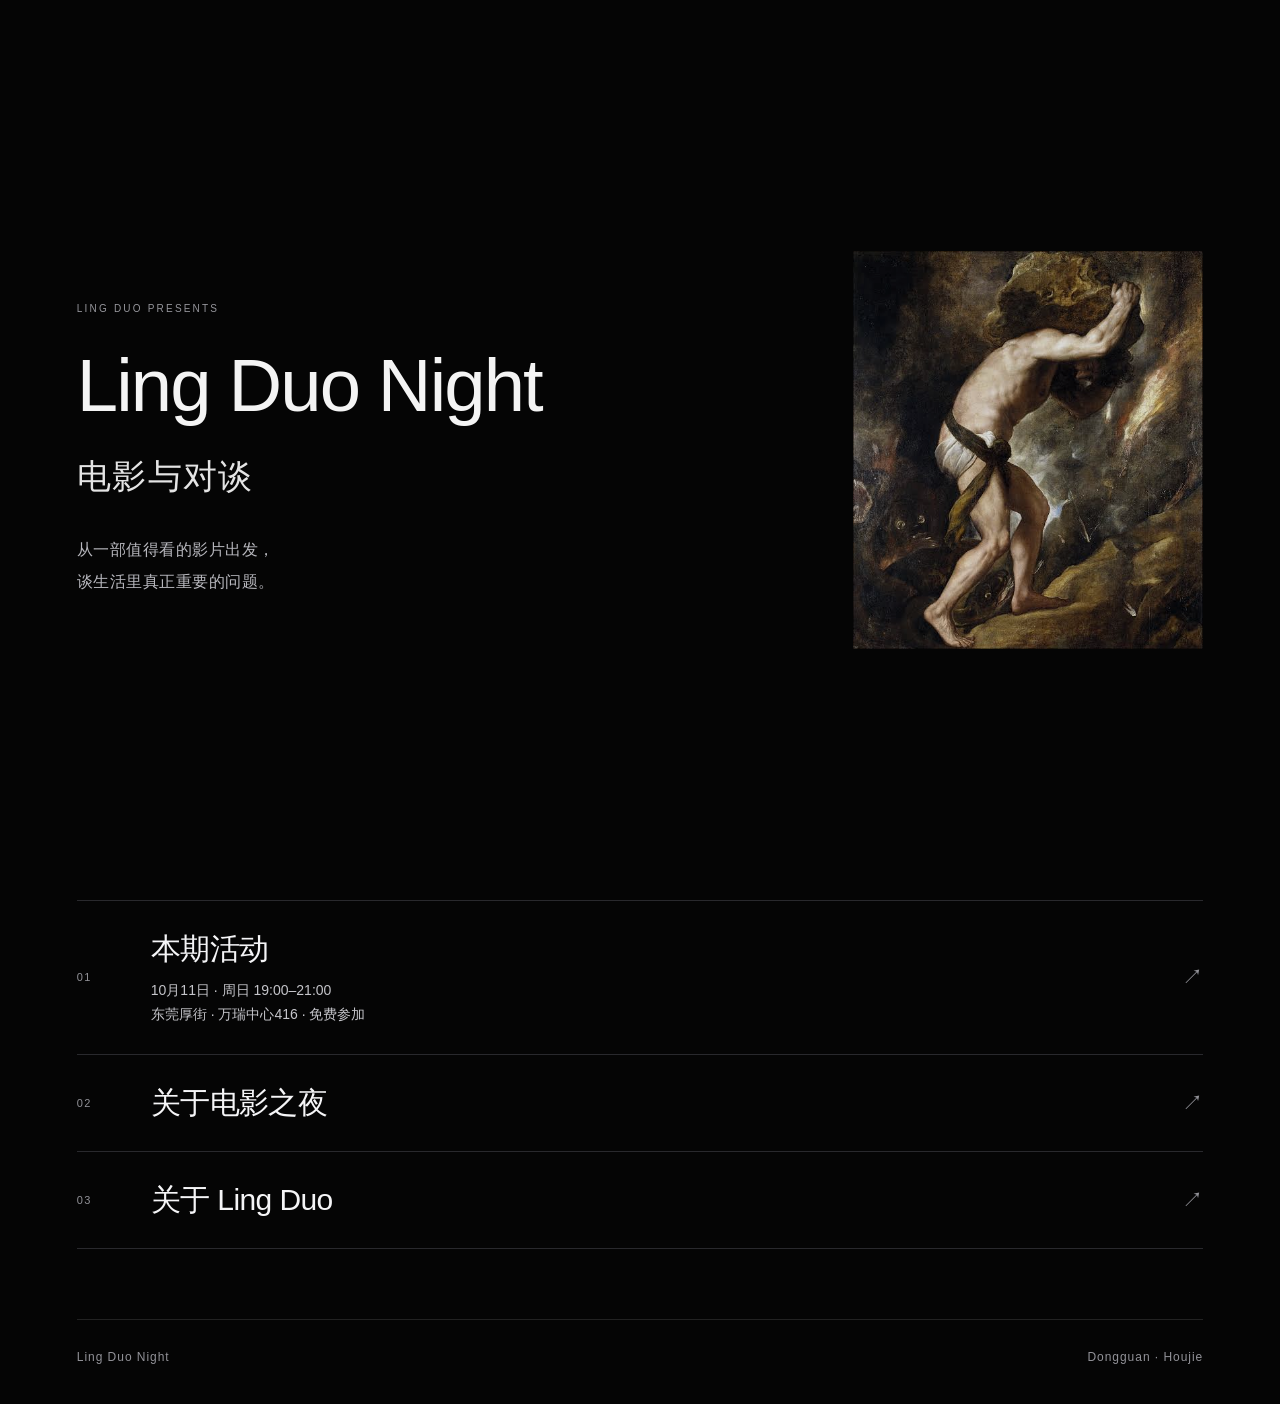
<file: index.html>
<!DOCTYPE html>
<html lang="zh-CN">

<head>
  <meta charset="UTF-8">
  <meta name="viewport" content="width=device-width, initial-scale=1.0">

  <title>Ling Duo Night｜电影与对谈</title>

  <meta
    name="description"
    content="领舵公益电影之夜：每月一个主题，从影片出发，谈生活里真正重要的问题。东莞厚街，免费参加。"
  >

  <link rel="stylesheet" href="style.css">
</head>

<body>

  <main class="home">

    <section class="hero home-hero">

      <div class="hero-copy">

        <div class="small-title">
          LING DUO PRESENTS
        </div>

        <h1>
          Ling Duo Night
          <span>电影与对谈</span>
        </h1>

        <p class="intro">
          从一部值得看的影片出发，<br>
          谈生活里真正重要的问题。
        </p>

      </div>

      <figure class="home-art">
        <img
          src="images/sisyphus.JPG"
          alt="西西弗斯推石的绘画"
          fetchpriority="high"
        >
      </figure>

    </section>

    <nav class="menu" aria-label="网站导航">

      <a href="signup.html" class="menu-item">

        <span class="number">01</span>

        <span class="menu-copy">

          <span class="menu-title">
            本期活动
          </span>

          <span class="menu-meta">
            10月11日 · 周日 19:00–21:00<br>
            东莞厚街 · 万瑞中心416 · 免费参加
          </span>

        </span>

        <span class="arrow" aria-hidden="true">↗</span>

      </a>

      <a href="night.html" class="menu-item">

        <span class="number">02</span>

        <span class="menu-title">
          关于电影之夜
        </span>

        <span class="arrow" aria-hidden="true">↗</span>

      </a>

      <a href="about.html" class="menu-item">

        <span class="number">03</span>

        <span class="menu-title">
          关于 Ling Duo
        </span>

        <span class="arrow" aria-hidden="true">↗</span>

      </a>

    </nav>

  </main>

  <footer>
    <span>Ling Duo Night</span>
    <span>Dongguan · Houjie</span>
  </footer>

</body>

</html>
</file>
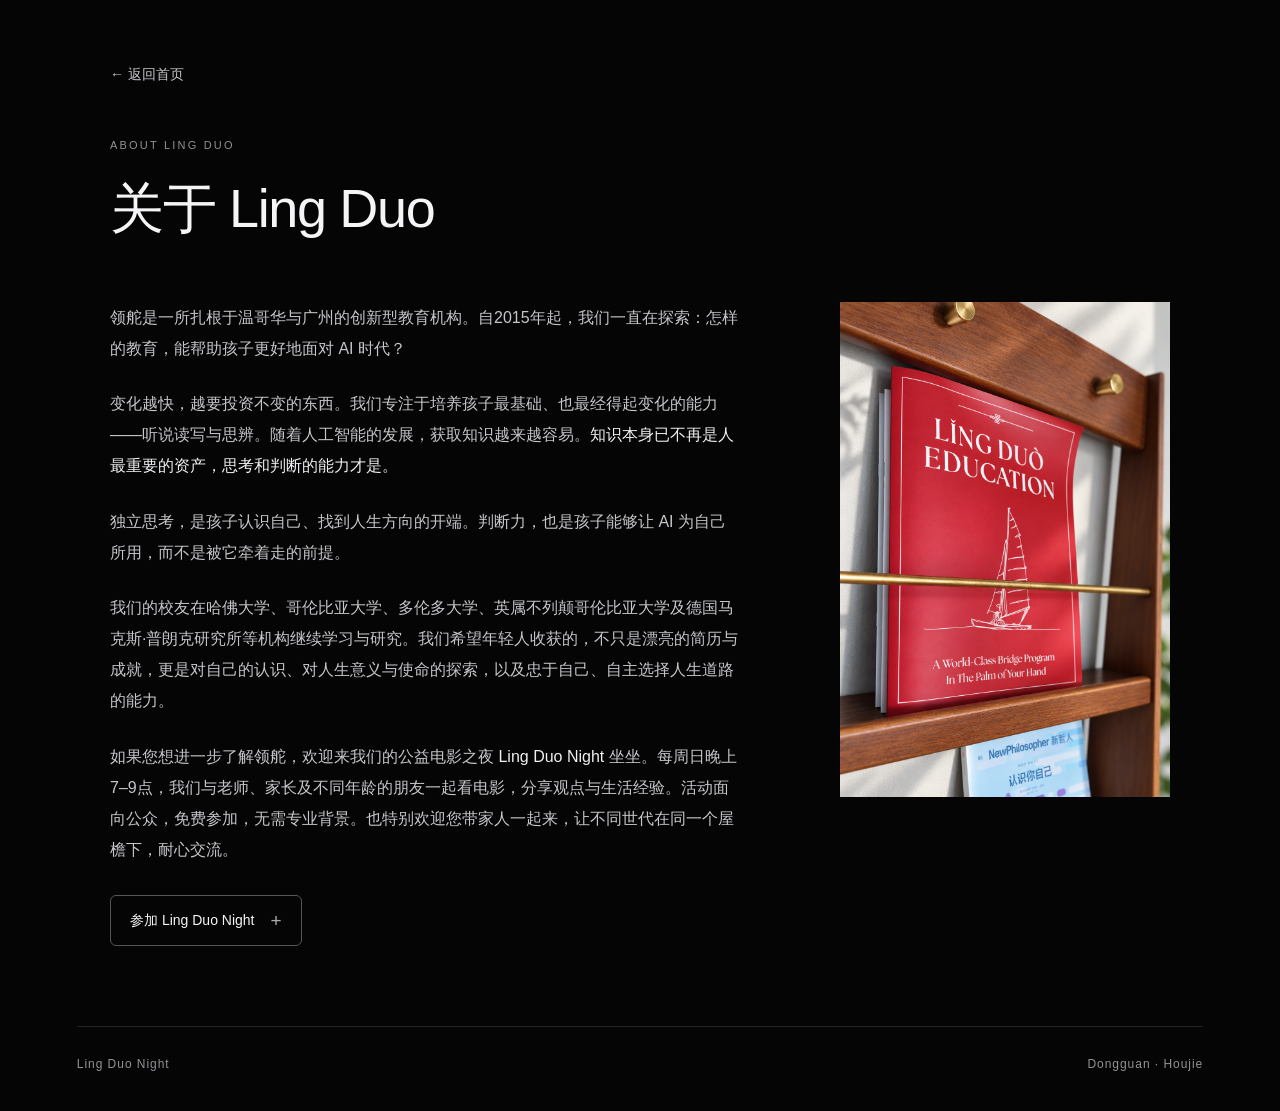
<file: about.html>
<!DOCTYPE html>
<html lang="zh-CN">

<head>
  <meta charset="UTF-8">
  <meta name="viewport" content="width=device-width, initial-scale=1.0">

  <title>关于 Ling Duo｜Ling Duo Night</title>

  <meta
    name="description"
    content="领舵扎根于温哥华与广州，通过听说读写与思辨，帮助年轻人认识自己、形成独立判断，更好地面对 AI 时代。"
  >

  <link rel="stylesheet" href="style.css">

  <style>
    .page.about-page {
      width: 88%;
      max-width: 1060px;
      margin: 0 auto;
      padding-bottom: 80px;
    }

    .about-page .about-layout {
      display: grid;
      grid-template-columns: minmax(0, 1.7fr) minmax(0, 1fr);
      align-items: start;
      gap: clamp(32px, 5vw, 60px);
      margin-top: 36px;
    }

    .about-page .about-copy {
      min-width: 0;
    }

    .about-page .about-copy p {
      margin: 0 0 24px;
      color: #c5c5ca;
      font-size: 16px;
      font-weight: 400;
      line-height: 1.95;
      overflow-wrap: break-word;
    }

    .about-page .about-copy p:last-child {
      margin-bottom: 0;
    }

    .about-page .about-copy strong {
      color: #f0f0f3;
      font-weight: 500;
    }

    /* 宣传册完整显示，不裁切、不拉伸 */

    .about-page .about-cover {
      width: 100%;
      max-width: 330px;
      margin: 0;
      padding: 0;
      justify-self: end;
      border: 0;
      background: transparent;
    }

    .about-page .about-cover img {
      display: block;
      width: 100%;
      height: auto;
      margin: 0;
      border: 0;
      border-radius: 0;
    }

    /* 微信报名入口 */

    .about-page .join-details {
      margin-top: 30px;
    }

    .about-page .join-details summary {
      display: inline-flex;
      align-items: center;
      gap: 16px;
      padding: 13px 19px;
      border: 1px solid #55555b;
      border-radius: 6px;
      background: transparent;
      color: #f5f5f7;
      font-size: 14px;
      font-weight: 400;
      line-height: 1.6;
      list-style: none;
      cursor: pointer;
    }

    .about-page .join-details summary::-webkit-details-marker {
      display: none;
    }

    .about-page .join-details summary::after {
      content: "+";
      color: #aaaab1;
      font-size: 19px;
      line-height: 1;
    }

    .about-page .join-details[open] summary::after {
      content: "−";
    }

    .about-page .join-details summary:hover,
    .about-page .copy-button:hover {
      background: #19191c;
    }

    .about-page .join-details summary:focus-visible,
    .about-page .copy-button:focus-visible {
      outline: 2px solid #f5f5f7;
      outline-offset: 5px;
    }

    .about-page .wechat-panel {
      margin-top: 24px;
    }

    .about-page .wechat-panel .wechat-note {
      margin-bottom: 18px;
      color: #b8b8bf;
      font-size: 14px;
      line-height: 1.8;
    }

    .about-page .wechat-qr {
      display: block;
      width: 180px;
      max-width: 100%;
      height: auto;
      margin: 0 0 20px;
      border: 0;
      background: #ffffff;
    }

    .about-page .wechat-actions {
      display: flex;
      flex-wrap: wrap;
      align-items: center;
      gap: 12px;
    }

    .about-page .wechat-id {
      color: #eeeeee;
      font-size: 14px;
      line-height: 1.7;
    }

    .about-page .wechat-id span {
      user-select: all;
    }

    .about-page .copy-button {
      padding: 9px 14px;
      border: 1px solid #55555b;
      border-radius: 6px;
      background: transparent;
      color: #f5f5f7;
      font: inherit;
      font-size: 13px;
      cursor: pointer;
    }

    .about-page .wechat-panel .copy-status {
      min-height: 24px;
      margin: 10px 0 0;
      color: #aaaab1;
      font-size: 13px;
      line-height: 1.8;
    }

    @media (max-width: 850px) {
      .about-page .about-layout {
        gap: 30px;
      }

      .about-page .about-copy p {
        font-size: 15px;
        line-height: 1.9;
      }
    }

    @media (max-width: 700px) {
      .page.about-page {
        padding-bottom: 55px;
      }

      .about-page .about-layout {
        grid-template-columns: 1fr;
        gap: 36px;
        margin-top: 28px;
      }

      .about-page .about-copy p {
        margin-bottom: 22px;
        font-size: 16px;
        line-height: 1.9;
      }

      .about-page .about-cover {
        max-width: 360px;
        justify-self: center;
      }

      .about-page .join-details {
        margin-top: 26px;
      }
    }
  </style>
</head>

<body>

  <main class="page about-page">

    <a href="index.html" class="back">
      ← 返回首页
    </a>

    <div class="page-label">
      ABOUT LING DUO
    </div>

    <h2>
      关于 Ling Duo
    </h2>

    <div class="about-layout">

      <div class="about-copy">

        <p>
          领舵是一所扎根于温哥华与广州的创新型教育机构。自2015年起，我们一直在探索：怎样的教育，能帮助孩子更好地面对 AI 时代？
        </p>

        <p>
          变化越快，越要投资不变的东西。我们专注于培养孩子最基础、也最经得起变化的能力——听说读写与思辨。随着人工智能的发展，获取知识越来越容易。<strong>知识本身已不再是人最重要的资产，思考和判断的能力才是。</strong>
        </p>

        <p>
          独立思考，是孩子认识自己、找到人生方向的开端。判断力，也是孩子能够让 AI 为自己所用，而不是被它牵着走的前提。
        </p>

        <p>
          我们的校友在哈佛大学、哥伦比亚大学、多伦多大学、英属不列颠哥伦比亚大学及德国马克斯·普朗克研究所等机构继续学习与研究。我们希望年轻人收获的，不只是漂亮的简历与成就，更是对自己的认识、对人生意义与使命的探索，以及忠于自己、自主选择人生道路的能力。
        </p>

        <p>
          如果您想进一步了解领舵，欢迎来我们的公益电影之夜 <strong>Ling Duo Night</strong> 坐坐。每周日晚上7–9点，我们与老师、家长及不同年龄的朋友一起看电影，分享观点与生活经验。活动面向公众，免费参加，无需专业背景。也特别欢迎您带家人一起来，让不同世代在同一个屋檐下，耐心交流。
        </p>

        <details class="join-details">

          <summary>
            参加 Ling Duo Night
          </summary>

          <div class="wechat-panel">

            <p class="wechat-note">
              添加 Emma 的微信，告诉我们您想参加电影之夜即可。
            </p>

            <img
              src="images/wechat-emma.JPG"
              alt="Emma 的报名微信二维码"
              class="wechat-qr"
              loading="lazy"
            >

            <div class="wechat-actions">

              <span class="wechat-id">
                微信号：<span>Zhong_manlin</span>
              </span>

              <button
                type="button"
                class="copy-button"
                id="copy-wechat"
              >
                复制微信号
              </button>

            </div>

            <p
              class="copy-status"
              id="copy-status"
              role="status"
              aria-live="polite"
            ></p>

          </div>

        </details>

      </div>

      <figure class="about-cover">
        <img
          src="images/gallery/lingduo01.PNG"
          alt="领舵教育宣传册封面"
          decoding="async"
        >
      </figure>

    </div>

  </main>

  <footer>
    <span>Ling Duo Night</span>
    <span>Dongguan · Houjie</span>
  </footer>

  <script>
    const copyButton = document.getElementById("copy-wechat");
    const copyStatus = document.getElementById("copy-status");
    const wechatId = "Zhong_manlin";

    copyButton.addEventListener("click", async () => {
      let copied = false;

      try {
        if (navigator.clipboard && window.isSecureContext) {
          await navigator.clipboard.writeText(wechatId);
          copied = true;
        }
      } catch (error) {
        copied = false;
      }

      if (!copied) {
        const field = document.createElement("textarea");

        field.value = wechatId;
        field.setAttribute("readonly", "");
        field.style.position = "fixed";
        field.style.opacity = "0";

        document.body.appendChild(field);
        field.select();
        field.setSelectionRange(0, field.value.length);

        try {
          copied = document.execCommand("copy");
        } catch (error) {
          copied = false;
        }

        field.remove();
        copyButton.focus();
      }

      copyStatus.textContent = copied
        ? "已复制。打开微信，搜索这个微信号即可添加 Emma。"
        : "请长按或选中微信号，手动复制后在微信中搜索。";
    });
  </script>

</body>

</html>
</file>
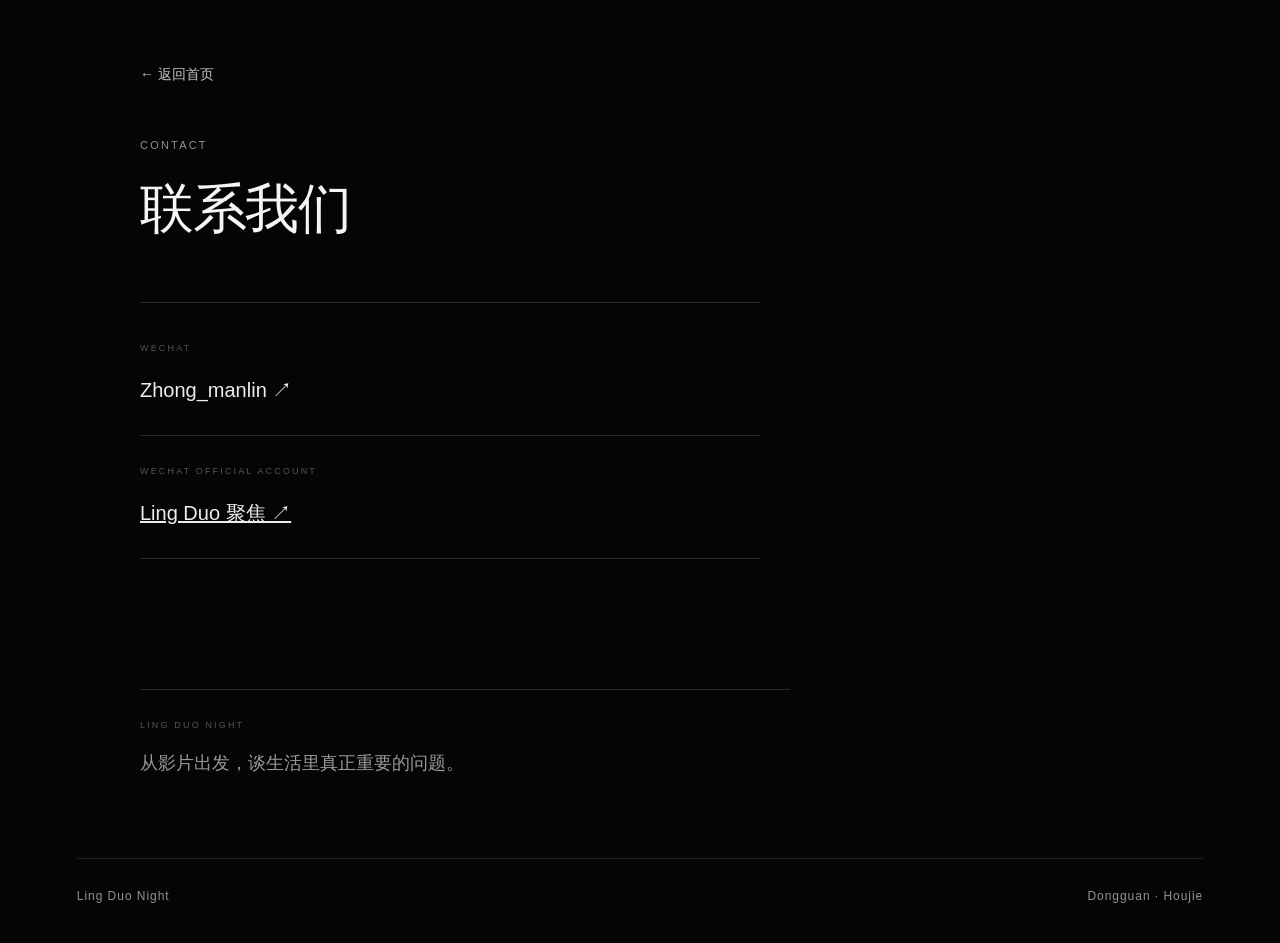
<file: contact.html>
<!DOCTYPE html>
<html lang="zh-CN">

<head>
  <meta charset="UTF-8">
  <meta name="viewport" content="width=device-width, initial-scale=1.0">

  <title>联系我们｜Ling Duo Night</title>

  <link rel="stylesheet" href="./style.css">
</head>


<body>

  <main class="page contact-page">

    <!-- BACK -->
    <a href="./index.html" class="back">
      ← 返回首页
    </a>


    <!-- LABEL -->
    <div class="page-label">
      CONTACT
    </div>


    <!-- TITLE -->
    <h2>
      联系我们
    </h2>


    <!-- CONTACT CHANNELS -->
    <div class="contact-channels contact-channels-simple">

      <!-- WECHAT -->
      <div class="contact-channel">

        <span class="contact-label">
          WECHAT
        </span>

        <button
          class="contact-link"
          onclick="openQR('wechatModal')"
        >
          Zhong_manlin ↗
        </button>

      </div>


      <!-- WECHAT OFFICIAL ACCOUNT -->
      <div class="contact-channel">

        <span class="contact-label">
          WECHAT OFFICIAL ACCOUNT
        </span>

        <a
          class="contact-link"
          href="https://mp.weixin.qq.com/s/QZ3wKbwrOh4x5nTa450ERQ"
          target="_blank"
          rel="noopener noreferrer"
        >
          Ling Duo 聚焦 ↗
        </a>

      </div>

    </div>


    <!-- CLOSING -->
    <div class="contact-closing">

      <span>
        LING DUO NIGHT
      </span>

      <p>
        从影片出发，谈生活里真正重要的问题。
      </p>

    </div>

  </main>


  <!-- FOOTER -->
  <footer>

    <span>
      Ling Duo Night
    </span>

    <span>
      Dongguan · Houjie
    </span>

  </footer>



  <!-- =========================================
       WECHAT QR MODAL
  ========================================== -->

  <div
    class="qr-modal"
    id="wechatModal"
    onclick="closeQR(event, 'wechatModal')"
  >

    <div class="qr-box">

      <!-- CLOSE -->
      <button
        class="qr-close"
        onclick="closeQRButton('wechatModal')"
        aria-label="关闭二维码"
      >
        ×
      </button>


      <!-- LABEL -->
      <span class="qr-label">
        WECHAT
      </span>


      <!-- NAME -->
      <h3>
        Zhong_manlin
      </h3>


      <!-- QR CODE -->
      <img
        src="./images/wechat-emma.JPG"
        alt="Zhong_manlin 微信二维码"
      >


      <!-- NOTE -->
      <p>
        打开微信扫一扫
      </p>

    </div>

  </div>



  <!-- =========================================
       SCRIPT
  ========================================== -->

  <script>

    function openQR(id) {
      document.getElementById(id).classList.add("active");
      document.body.classList.add("modal-open");
    }


    function closeQR(event, id) {

      if (event.target.id === id) {

        document.getElementById(id).classList.remove("active");
        document.body.classList.remove("modal-open");

      }

    }


    function closeQRButton(id) {

      document.getElementById(id).classList.remove("active");
      document.body.classList.remove("modal-open");

    }


    document.addEventListener("keydown", function(event) {

      if (event.key === "Escape") {

        document.querySelectorAll(".qr-modal").forEach(function(modal) {
          modal.classList.remove("active");
        });

        document.body.classList.remove("modal-open");

      }

    });

  </script>


</body>

</html>
</file>
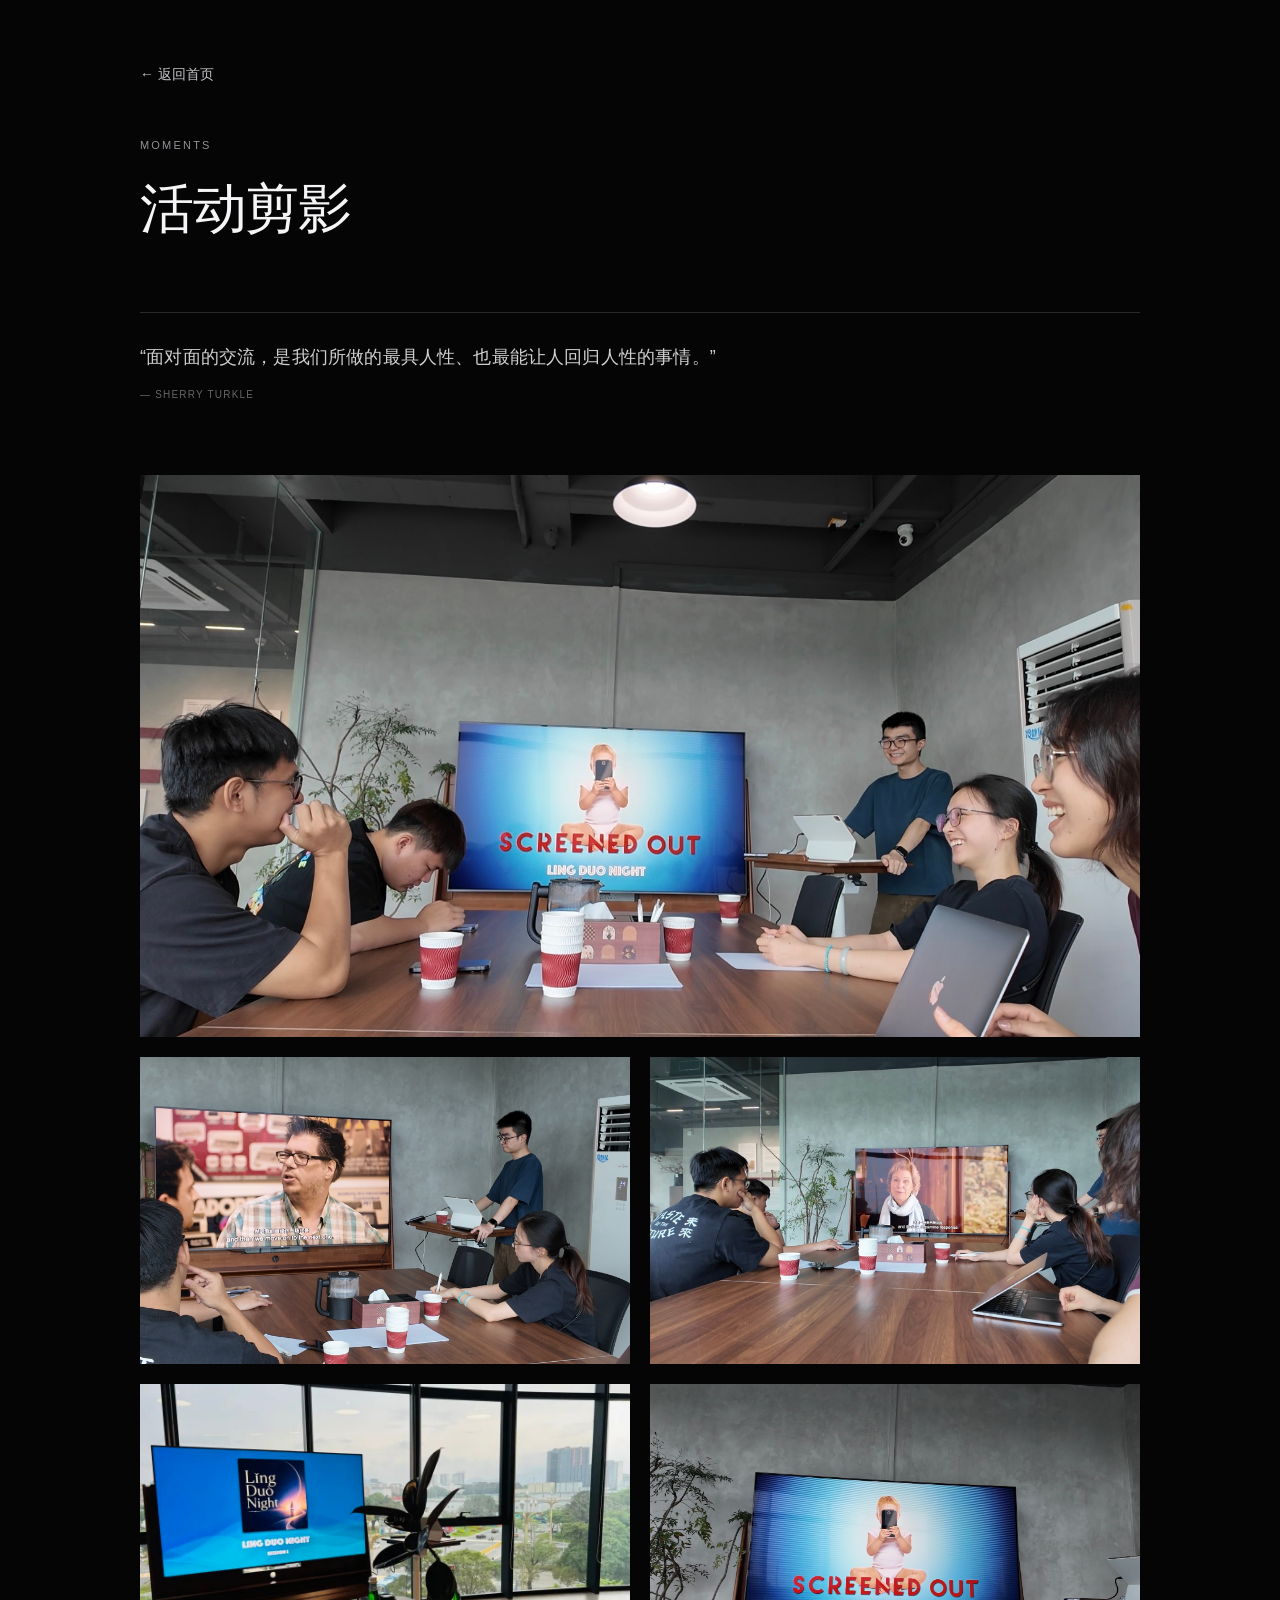
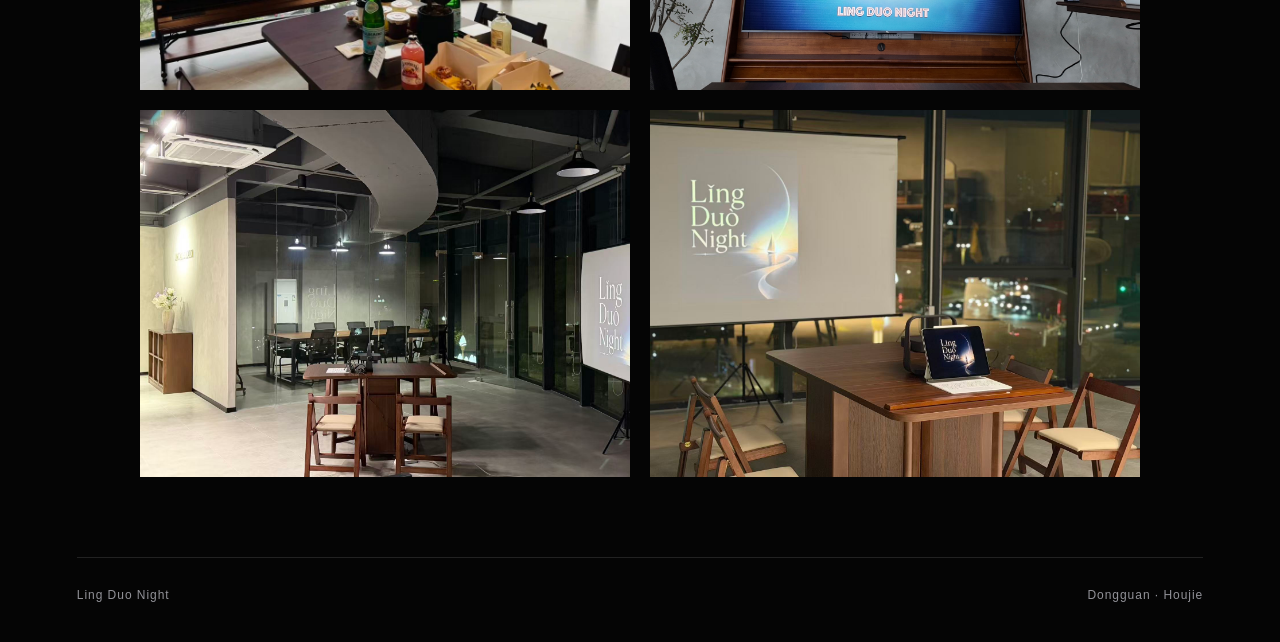
<file: gallery.html>
<!DOCTYPE html>
<html lang="zh-CN">

<head>
  <meta charset="UTF-8">
  <meta name="viewport" content="width=device-width, initial-scale=1.0">

  <title>活动剪影｜Ling Duo Night</title>

  <link rel="stylesheet" href="style.css">

  <style>
    /* 本页专用排版，不影响网站其他页面 */
    .gallery-page .moments {
      margin-top: 72px;
    }

    .gallery-page .moments figure {
      margin: 0;
      min-width: 0;
      overflow: hidden;
      background: #121212;
    }

    .gallery-page .moments img {
      display: block;
      width: 100%;
      height: 100%;
      object-fit: cover;
    }

    /* 开场主图 */
    .gallery-page .moments-hero {
      aspect-ratio: 16 / 9;
    }

    /* 双图：宽度、间距和高度统一 */
    .gallery-page .moments-row {
      display: grid;
      grid-template-columns: repeat(2, minmax(0, 1fr));
      gap: 20px;
      margin-top: 20px;
    }

    .gallery-page .moments-row figure {
      aspect-ratio: 8 / 5;
    }

    /* 最后一组原图都是 4:3，完整呈现画面 */
    .gallery-page .moments-row--closing figure {
      aspect-ratio: 4 / 3;
    }

    @media (max-width: 700px) {
      .gallery-page .moments {
        margin-top: 48px;
      }

      .gallery-page .moments-hero,
      .gallery-page .moments-row figure,
      .gallery-page .moments-row--closing figure {
        aspect-ratio: auto;
      }

      .gallery-page .moments img {
        height: auto;
        object-fit: contain;
      }

      .gallery-page .moments-row {
        grid-template-columns: 1fr;
        gap: 14px;
        margin-top: 14px;
      }
    }
  </style>
</head>

<body>

  <main class="page gallery-page">

    <a href="index.html" class="back">
      ← 返回首页
    </a>

    <div class="page-label">
      MOMENTS
    </div>

    <h2>
      活动剪影
    </h2>

    <section class="gallery-quote-simple">
      <p>
        “面对面的交流，是我们所做的最具人性、也最能让人回归人性的事情。”
      </p>

      <span>
        — Sherry Turkle
      </span>
    </section>

    <section class="moments" aria-label="Ling Duo Night 活动照片">

      <!-- 开场：参与者与活动现场 -->
      <figure class="moments-hero">
        <img
          src="images/gallery/gallery03.JPG"
          alt="参与者围坐交流，开始 Ling Duo Night 的电影讨论"
        >
      </figure>

      <!-- 观影与讨论 -->
      <div class="moments-row">

        <figure>
          <img
            src="images/gallery/gallery04.JPG"
            alt="参与者观看电影并记录想法"
            loading="lazy"
          >
        </figure>

        <figure>
          <img
            src="images/gallery/gallery05.JPG"
            alt="参与者一起观看电影片段"
            loading="lazy"
          >
        </figure>

      </div>

      <!-- 活动准备与电影主题 -->
      <div class="moments-row">

        <figure>
          <img
            src="images/gallery/gallery02.JPG"
            alt="活动场地、屏幕与准备好的茶点"
            loading="lazy"
          >
        </figure>

        <figure>
          <img
            src="images/gallery/gallery06.JPG"
            alt="活动放映的电影 Screened Out"
            loading="lazy"
          >
        </figure>

      </div>

      <!-- 夜晚的空间 -->
      <div class="moments-row moments-row--closing">

        <figure>
          <img
            src="images/gallery/gallery07.JPG"
            alt="夜晚的 Ling Duo Night 活动空间"
            loading="lazy"
          >
        </figure>

        <figure>
          <img
            src="images/gallery/gallery01.JPG"
            alt="夜晚的放映区与 Ling Duo Night 画面"
            loading="lazy"
          >
        </figure>

      </div>

    </section>

  </main>

  <footer>
    <span>
      Ling Duo Night
    </span>

    <span>
      Dongguan · Houjie
    </span>
  </footer>

</body>

</html>
</file>
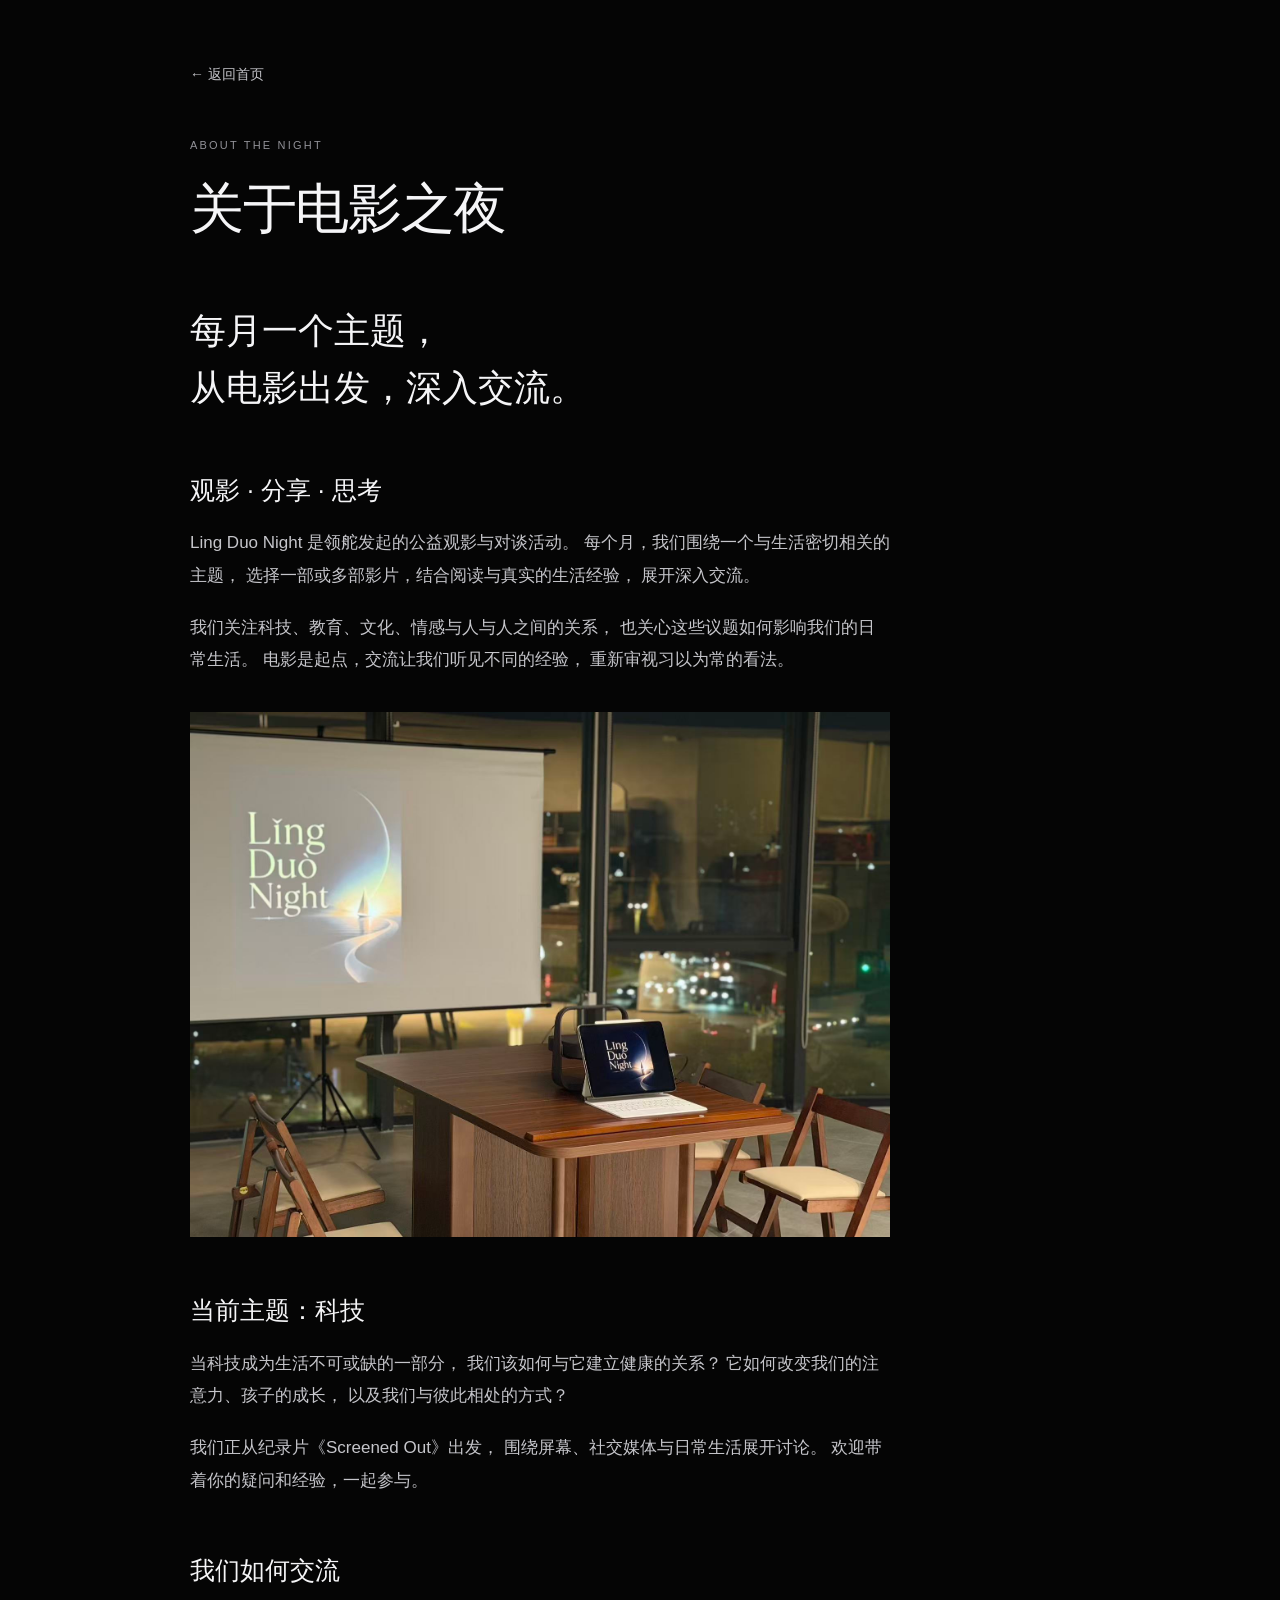
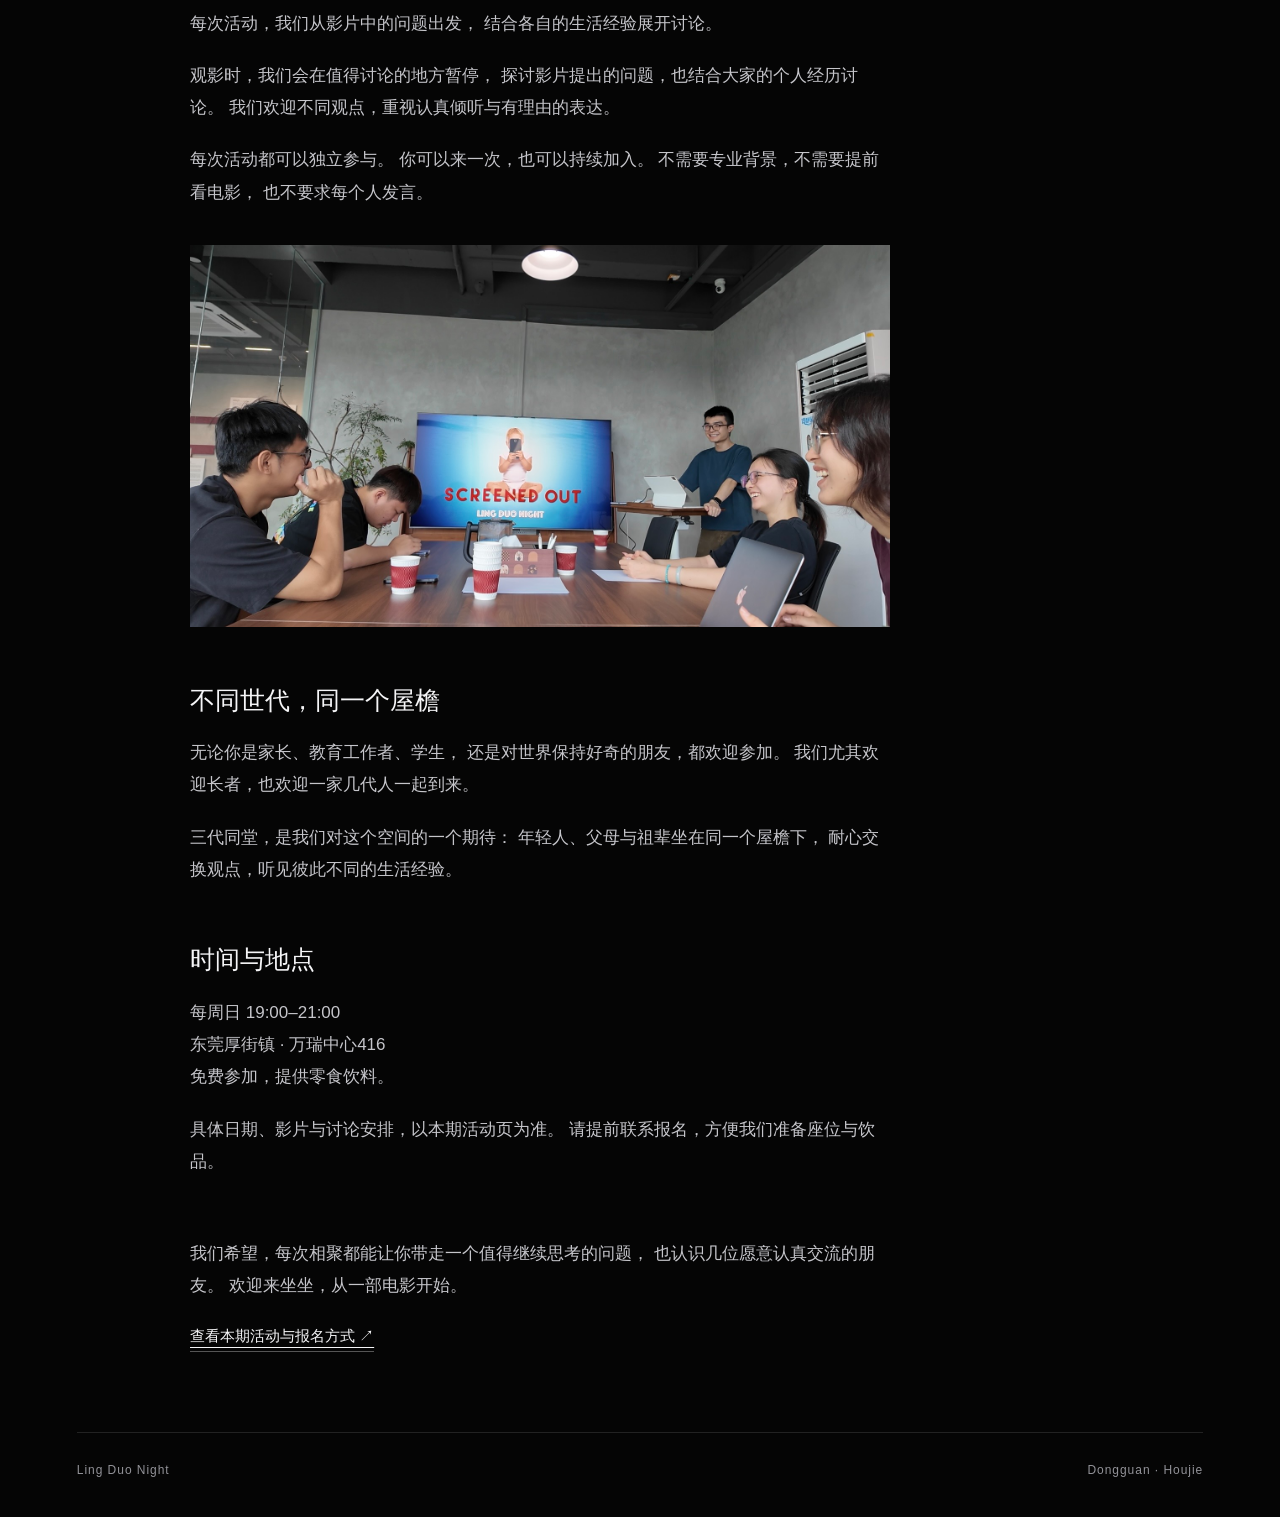
<file: night.html>
<!DOCTYPE html>
<html lang="zh-CN">

<head>
  <meta charset="UTF-8">
  <meta name="viewport" content="width=device-width, initial-scale=1.0">

  <title>关于电影之夜｜Ling Duo Night</title>

  <meta
    name="description"
    content="Ling Duo Night 是领舵发起的公益观影与对谈活动。每月一个主题，欢迎不同年龄的朋友从电影出发，结合生活经验深入交流。"
  >

  <link rel="stylesheet" href="style.css">

  <style>
    .night-photo {
      width: 100%;
      margin: 36px 0 0;
    }

    .night-photo img {
      display: block;
      width: 100%;
      height: auto;
      border: 0;
    }

    @media (max-width: 700px) {
      .night-photo {
        margin-top: 28px;
      }
    }
  </style>
</head>

<body>

  <main class="page editorial">

    <a href="index.html" class="back">
      ← 返回首页
    </a>

    <div class="page-label">
      ABOUT THE NIGHT
    </div>

    <h2>
      关于电影之夜
    </h2>

    <p class="lead">
      每月一个主题，<br>
      从电影出发，深入交流。
    </p>

    <section>

      <h3>
        观影 · 分享 · 思考
      </h3>

      <p>
        Ling Duo Night 是领舵发起的公益观影与对谈活动。
        每个月，我们围绕一个与生活密切相关的主题，
        选择一部或多部影片，结合阅读与真实的生活经验，
        展开深入交流。
      </p>

      <p>
        我们关注科技、教育、文化、情感与人与人之间的关系，
        也关心这些议题如何影响我们的日常生活。
        电影是起点，交流让我们听见不同的经验，
        重新审视习以为常的看法。
      </p>

      <figure class="night-photo">
        <img
          src="images/gallery/gallery01.JPG"
          alt="Ling Duo Night 观影现场"
        >
      </figure>

    </section>

    <section>

      <h3>
        当前主题：科技
      </h3>

      <p>
        当科技成为生活不可或缺的一部分，
        我们该如何与它建立健康的关系？
        它如何改变我们的注意力、孩子的成长，
        以及我们与彼此相处的方式？
      </p>

      <p>
        我们正从纪录片《Screened Out》出发，
        围绕屏幕、社交媒体与日常生活展开讨论。
        欢迎带着你的疑问和经验，一起参与。
      </p>

    </section>

    <section>

      <h3>
        我们如何交流
      </h3>

      <p>
        每次活动，我们从影片中的问题出发，
        结合各自的生活经验展开讨论。
      </p>

      <p>
        观影时，我们会在值得讨论的地方暂停，
        探讨影片提出的问题，也结合大家的个人经历讨论。
        我们欢迎不同观点，重视认真倾听与有理由的表达。
      </p>

      <p>
        每次活动都可以独立参与。
        你可以来一次，也可以持续加入。
        不需要专业背景，不需要提前看电影，
        也不要求每个人发言。
      </p>

      <figure class="night-photo">
        <img
          src="images/gallery/gallery03.JPG"
          alt="Ling Duo Night 参与者围坐交流"
          loading="lazy"
        >
      </figure>

    </section>

    <section>

      <h3>
        不同世代，同一个屋檐
      </h3>

      <p>
        无论你是家长、教育工作者、学生，
        还是对世界保持好奇的朋友，都欢迎参加。
        我们尤其欢迎长者，也欢迎一家几代人一起到来。
      </p>

      <p>
        三代同堂，是我们对这个空间的一个期待：
        年轻人、父母与祖辈坐在同一个屋檐下，
        耐心交换观点，听见彼此不同的生活经验。
      </p>

    </section>

    <section>

      <h3>
        时间与地点
      </h3>

      <p>
        每周日 19:00–21:00<br>
        东莞厚街镇 · 万瑞中心416<br>
        免费参加，提供零食饮料。
      </p>

      <p>
        具体日期、影片与讨论安排，以本期活动页为准。
        请提前联系报名，方便我们准备座位与饮品。
      </p>

    </section>

    <section class="closing">

      <p>
        我们希望，每次相聚都能让你带走一个值得继续思考的问题，
        也认识几位愿意认真交流的朋友。
        欢迎来坐坐，从一部电影开始。
      </p>

      <a href="signup.html" class="text-link">
        查看本期活动与报名方式 ↗
      </a>

    </section>

  </main>

  <footer>
    <span>Ling Duo Night</span>
    <span>Dongguan · Houjie</span>
  </footer>

</body>

</html>
</file>
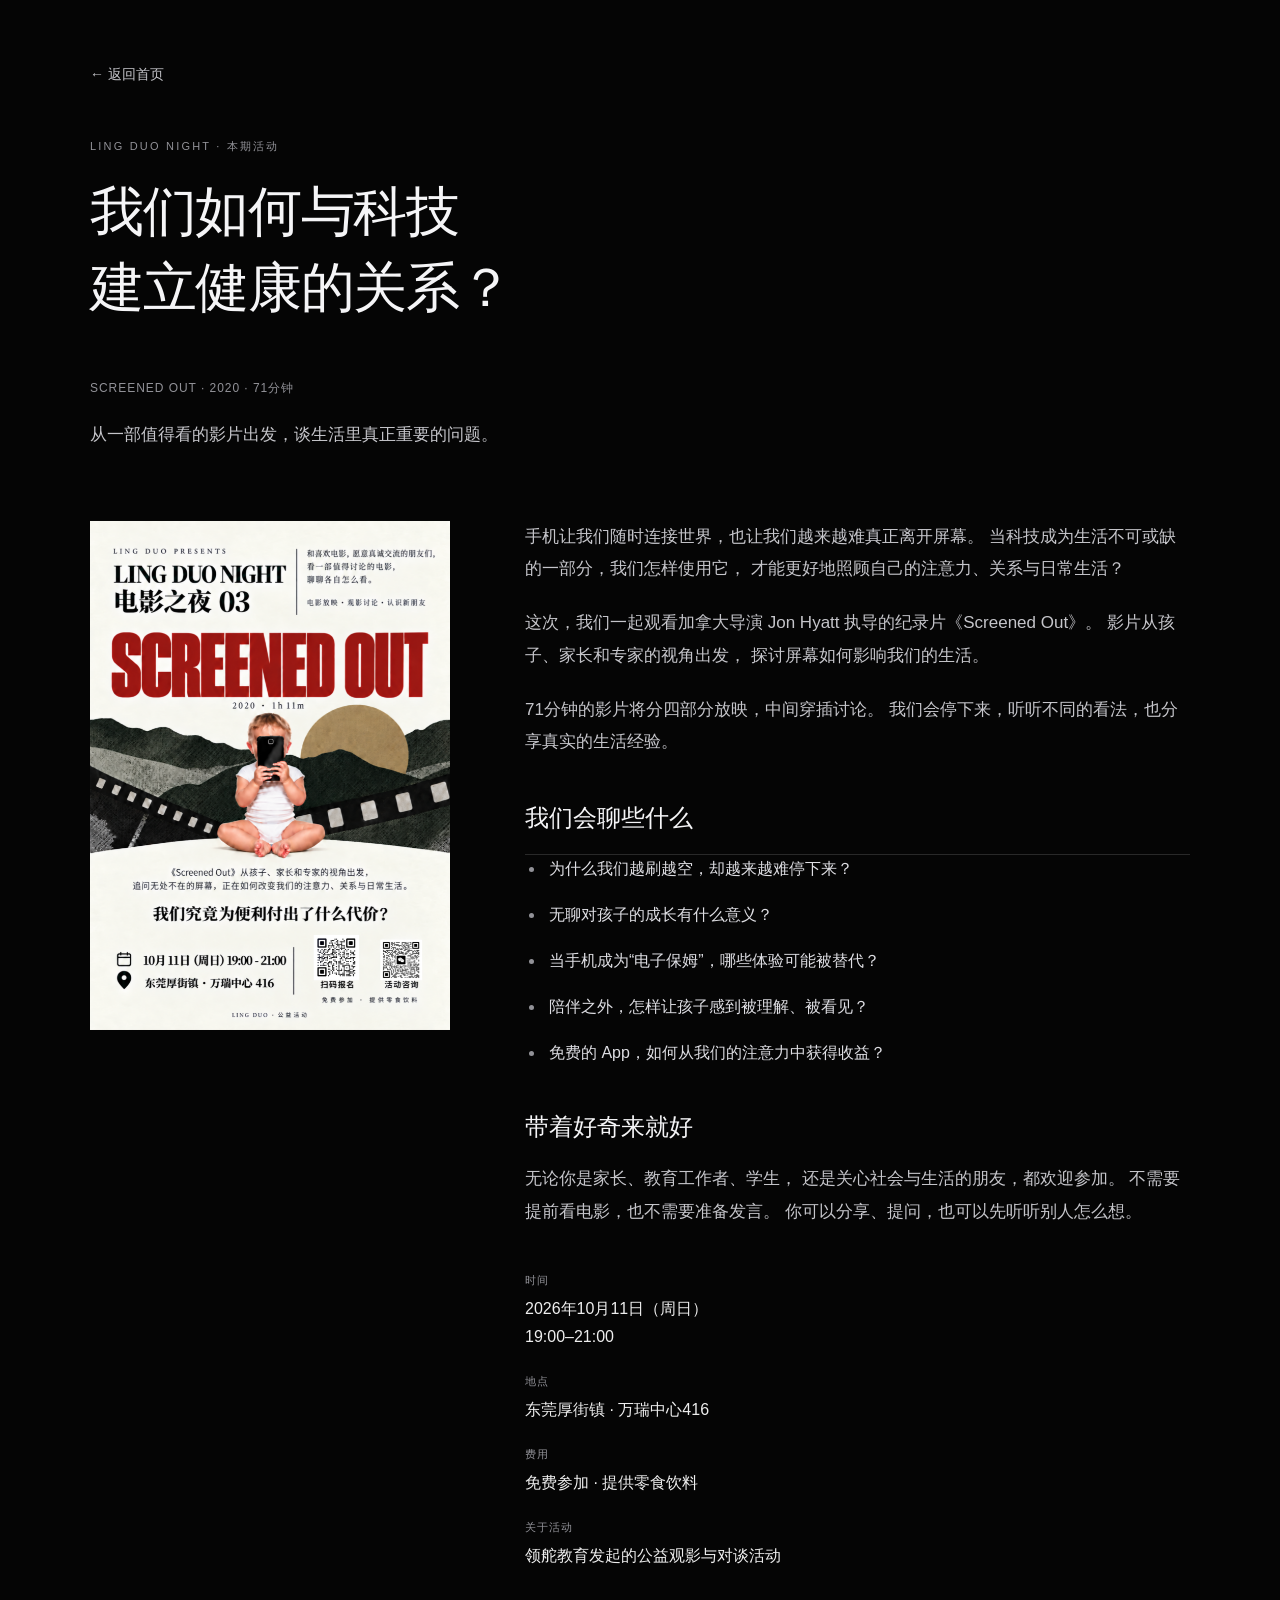
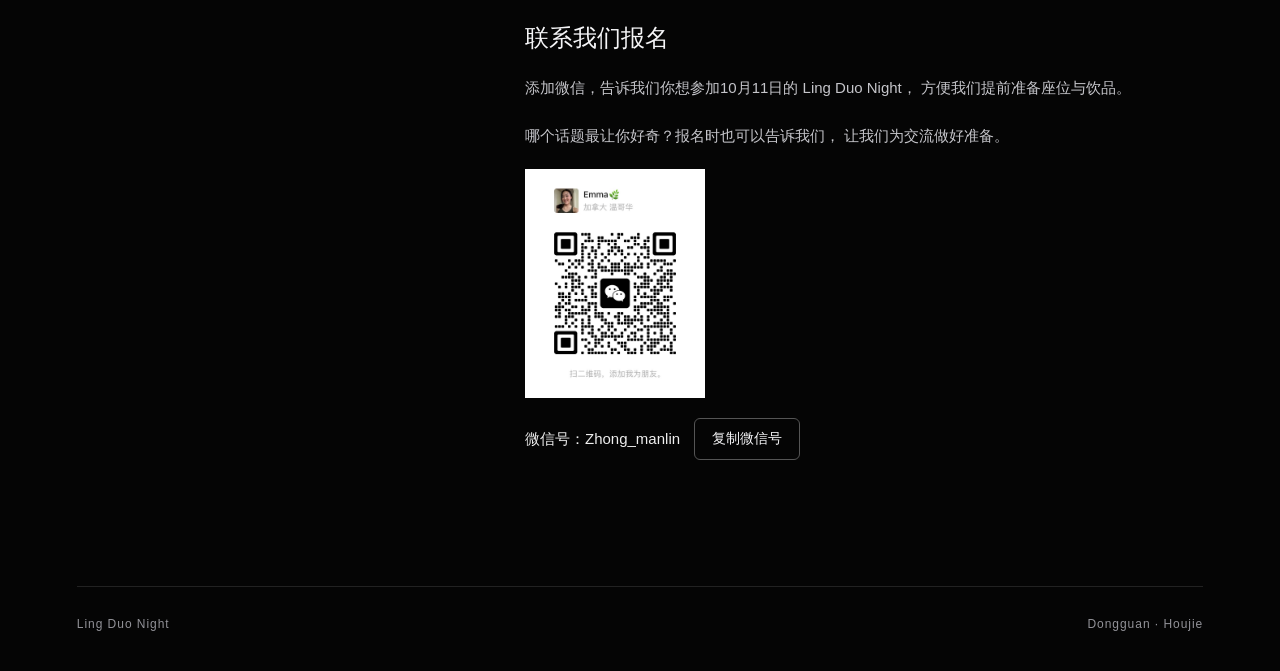
<file: signup.html>
<!DOCTYPE html>
<html lang="zh-CN">

<head>
  <meta charset="UTF-8">
  <meta name="viewport" content="width=device-width, initial-scale=1.0">

  <title>本期活动｜Ling Duo Night</title>
  <meta
    name="description"
    content="10月11日，来东莞厚街参加 Ling Duo Night 公益电影之夜。从《Screened Out》出发，讨论科技、注意力与生活。免费参加，无需提前准备。"
  >

  <link rel="stylesheet" href="style.css">

  <style>
    .event-page {
      max-width: 1100px;
    }

    .event-page .screened-layout {
      display: grid;
      grid-template-columns: minmax(260px, 360px) minmax(0, 1fr);
      gap: clamp(35px, 6vw, 75px);
      align-items: start;
      margin-top: 50px;
    }

    .event-page .screened-poster-column {
      position: sticky;
      top: 32px;
      align-self: start;
    }

    .event-page .topic-poster {
      margin: 0;
    }

    .event-page .topic-poster img {
      display: block;
      width: 100%;
      height: auto;
      border: 0;
    }

    .event-page .topic-description p,
    .event-page .discussion-note {
      color: #c5c5ca;
      font-size: 17px;
      font-weight: 400;
      line-height: 1.9;
      margin: 0 0 22px;
    }

    .event-page .event-section {
      margin-top: 42px;
    }

    .event-page .event-section h3,
    .event-page .contact-signup h3 {
      margin: 0 0 18px;
      color: #f5f5f7;
      font-size: 24px;
      font-weight: 500;
      line-height: 1.5;
    }

    .event-page .discussion-list {
      display: grid;
      gap: 17px;
      padding-left: 20px;
      margin: 0;
      color: #dedee3;
      font-size: 16px;
      line-height: 1.8;
    }

    .event-page .discussion-list li {
      padding-left: 4px;
    }

    .event-page .discussion-list li::marker {
      color: #929298;
    }

    .event-page .event-info {
      display: grid;
      grid-template-columns: 1fr;
      gap: 23px;
      margin-top: 45px;
      padding: 0;
      border: 0;
    }

    .event-page .event-info span {
      display: block;
      margin-bottom: 7px;
      color: #929298;
      font-size: 11px;
      letter-spacing: 0.1em;
    }

    .event-page .event-info p {
      margin: 0;
      color: #eeeeee;
      font-size: 16px;
      font-weight: 400;
      line-height: 1.75;
    }

    .event-page .contact-signup {
      margin-top: 50px;
      padding: 0;
      border: 0;
    }

    .event-page .contact-signup p {
      margin: 0 0 20px;
      color: #c5c5ca;
      font-size: 15px;
      line-height: 1.85;
    }

    .event-page .contact-signup img {
      display: block;
      width: 180px;
      height: auto;
      margin-bottom: 20px;
      background: #ffffff;
    }

    .event-page .wechat-actions {
      display: flex;
      flex-wrap: wrap;
      align-items: center;
      gap: 14px;
    }

    .event-page .wechat-id {
      color: #eeeeee;
      font-size: 15px;
      user-select: all;
    }

    .event-page .copy-button {
      padding: 11px 17px;
      border: 1px solid #555555;
      border-radius: 6px;
      background: transparent;
      color: #f5f5f7;
      font: inherit;
      font-size: 14px;
      cursor: pointer;
    }

    .event-page .copy-button:hover {
      background: #202023;
    }

    .event-page .copy-button:focus-visible {
      outline: 2px solid #f5f5f7;
      outline-offset: 5px;
    }

    .event-page .copy-status {
      min-height: 26px;
      margin: 10px 0 0;
      font-size: 13px;
    }

    @media (max-width: 700px) {
      .event-page .screened-layout {
        grid-template-columns: 1fr;
        gap: 35px;
        margin-top: 35px;
      }

      .event-page .screened-poster-column {
        position: static;
        max-width: 400px;
      }

      .event-page .event-section {
        margin-top: 35px;
      }
    }
  </style>
</head>

<body>

  <main class="page topic-detail event-page">

    <a href="index.html" class="back">
      ← 返回首页
    </a>

    <div class="page-label">
      LING DUO NIGHT · 本期活动
    </div>

    <h2>
      我们如何与科技<br>
      建立健康的关系？
    </h2>

    <p class="topic-film">
      SCREENED OUT · 2020 · 71分钟
    </p>

    <p class="topic-lead">
      从一部值得看的影片出发，谈生活里真正重要的问题。
    </p>

    <section class="screened-layout">

      <!-- 海报：桌面浏览时随右侧内容滚动停留 -->
      <div class="screened-poster-column">
        <div class="topic-poster">
          <img
            src="images/screened-out-poster.png"
            alt="Screened Out 电影之夜活动海报"
          >
        </div>
      </div>

      <div class="screened-content-column">

        <div class="topic-description">

          <p>
            手机让我们随时连接世界，也让我们越来越难真正离开屏幕。
            当科技成为生活不可或缺的一部分，我们怎样使用它，
            才能更好地照顾自己的注意力、关系与日常生活？
          </p>

          <p>
            这次，我们一起观看加拿大导演 Jon Hyatt
            执导的纪录片《Screened Out》。
            影片从孩子、家长和专家的视角出发，
            探讨屏幕如何影响我们的生活。
          </p>

          <p>
            71分钟的影片将分四部分放映，中间穿插讨论。
            我们会停下来，听听不同的看法，也分享真实的生活经验。
          </p>

        </div>

        <section class="event-section" aria-labelledby="discussion-title">

          <h3 id="discussion-title">
            我们会聊些什么
          </h3>

          <ul class="discussion-list">
            <li>为什么我们越刷越空，却越来越难停下来？</li>
            <li>无聊对孩子的成长有什么意义？</li>
            <li>当手机成为“电子保姆”，哪些体验可能被替代？</li>
            <li>陪伴之外，怎样让孩子感到被理解、被看见？</li>
            <li>免费的 App，如何从我们的注意力中获得收益？</li>
          </ul>

        </section>

        <section class="event-section" aria-labelledby="welcome-title">

          <h3 id="welcome-title">
            带着好奇来就好
          </h3>

          <p class="discussion-note">
            无论你是家长、教育工作者、学生，
            还是关心社会与生活的朋友，都欢迎参加。
            不需要提前看电影，也不需要准备发言。
            你可以分享、提问，也可以先听听别人怎么想。
          </p>

        </section>

        <div class="event-info">

          <div>
            <span>时间</span>
            <p>
              2026年10月11日（周日）<br>
              19:00–21:00
            </p>
          </div>

          <div>
            <span>地点</span>
            <p>东莞厚街镇 · 万瑞中心416</p>
          </div>

          <div>
            <span>费用</span>
            <p>免费参加 · 提供零食饮料</p>
          </div>

          <div>
            <span>关于活动</span>
            <p>领舵教育发起的公益观影与对谈活动</p>
          </div>

        </div>

        <section
          class="contact-signup"
          aria-labelledby="contact-signup-title"
        >

          <h3 id="contact-signup-title">
            联系我们报名
          </h3>

          <p>
            添加微信，告诉我们你想参加10月11日的 Ling Duo Night，
            方便我们提前准备座位与饮品。
          </p>

          <p>
            哪个话题最让你好奇？报名时也可以告诉我们，
            让我们为交流做好准备。
          </p>

          <img
            src="images/wechat-emma.JPG"
            alt="添加 Emma 微信报名的二维码"
            loading="lazy"
          >

          <div class="wechat-actions">

            <span class="wechat-id">
              微信号：Zhong_manlin
            </span>

            <button
              class="copy-button"
              id="copy-wechat"
              type="button"
            >
              复制微信号
            </button>

          </div>

          <p
            class="copy-status"
            id="copy-status"
            role="status"
            aria-live="polite"
          ></p>

        </section>

      </div>

    </section>

  </main>

  <footer>
    <span>Ling Duo Night</span>
    <span>Dongguan · Houjie</span>
  </footer>

  <script>
    const copyButton = document.getElementById("copy-wechat");
    const copyStatus = document.getElementById("copy-status");
    const wechatId = "Zhong_manlin";

    copyButton.addEventListener("click", async () => {
      let copied = false;

      try {
        if (navigator.clipboard && window.isSecureContext) {
          await navigator.clipboard.writeText(wechatId);
          copied = true;
        }
      } catch (error) {
        copied = false;
      }

      if (!copied) {
        const field = document.createElement("textarea");
        field.value = wechatId;
        field.setAttribute("readonly", "");
        field.style.position = "fixed";
        field.style.opacity = "0";

        document.body.appendChild(field);
        field.select();
        field.setSelectionRange(0, field.value.length);

        try {
          copied = document.execCommand("copy");
        } catch (error) {
          copied = false;
        }

        field.remove();
        copyButton.focus();
      }

      copyStatus.textContent = copied
        ? "已复制。打开微信，搜索这个微信号即可添加。"
        : "请长按或选中微信号，手动复制后在微信中搜索。";
    });
  </script>

</body>
</html>
</file>
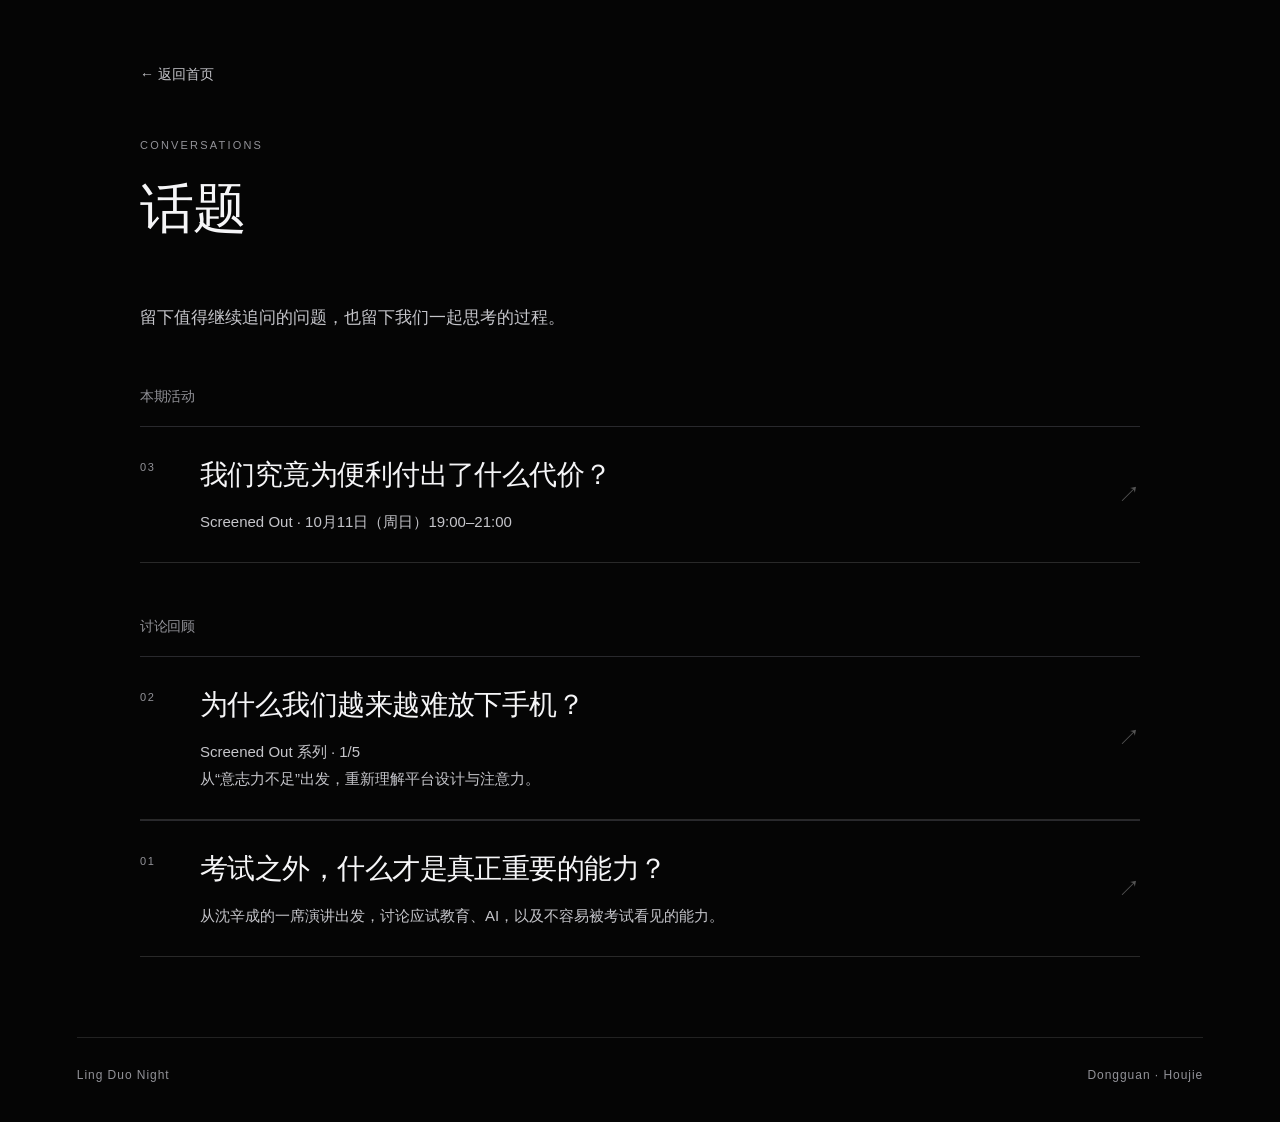
<file: topics.html>
<!DOCTYPE html>
<html lang="zh-CN"><head><meta charset="UTF-8"><meta name="viewport" content="width=device-width, initial-scale=1.0"><meta name="description" content="领舵 Ling Duo Night：公益观影与对谈，在交流中练习思考，认识同路人。"><title>话题｜Ling Duo Night</title><link rel="stylesheet" href="style.css"></head>
<body><main class="page"><a href="index.html" class="back">← 返回首页</a><div class="page-label">CONVERSATIONS</div><h2>话题</h2><p class="page-text">留下值得继续追问的问题，也留下我们一起思考的过程。</p><section class="conversation-section"><h3 class="section-heading">本期活动</h3><a href="signup.html" class="conversation-item"><span class="conversation-number">03</span><div class="conversation-main"><h4>我们究竟为便利付出了什么代价？</h4><p>Screened Out · 10月11日（周日）19:00–21:00</p></div><span class="conversation-arrow" aria-hidden="true">↗</span></a></section><section class="conversation-section"><h3 class="section-heading">讨论回顾</h3><a href="topic/screened-out-review.html" class="conversation-item"><span class="conversation-number">02</span><div class="conversation-main"><h4>为什么我们越来越难放下手机？</h4><p>Screened Out 系列 · 1/5<br>从“意志力不足”出发，重新理解平台设计与注意力。</p></div><span class="conversation-arrow" aria-hidden="true">↗</span></a><a href="topic/education-ai.html" class="conversation-item"><span class="conversation-number">01</span><div class="conversation-main"><h4>考试之外，什么才是真正重要的能力？</h4><p>从沈辛成的一席演讲出发，讨论应试教育、AI，以及不容易被考试看见的能力。</p></div><span class="conversation-arrow" aria-hidden="true">↗</span></a></section></main><footer><span>Ling Duo Night</span><span>Dongguan · Houjie</span></footer></body></html>
</file>
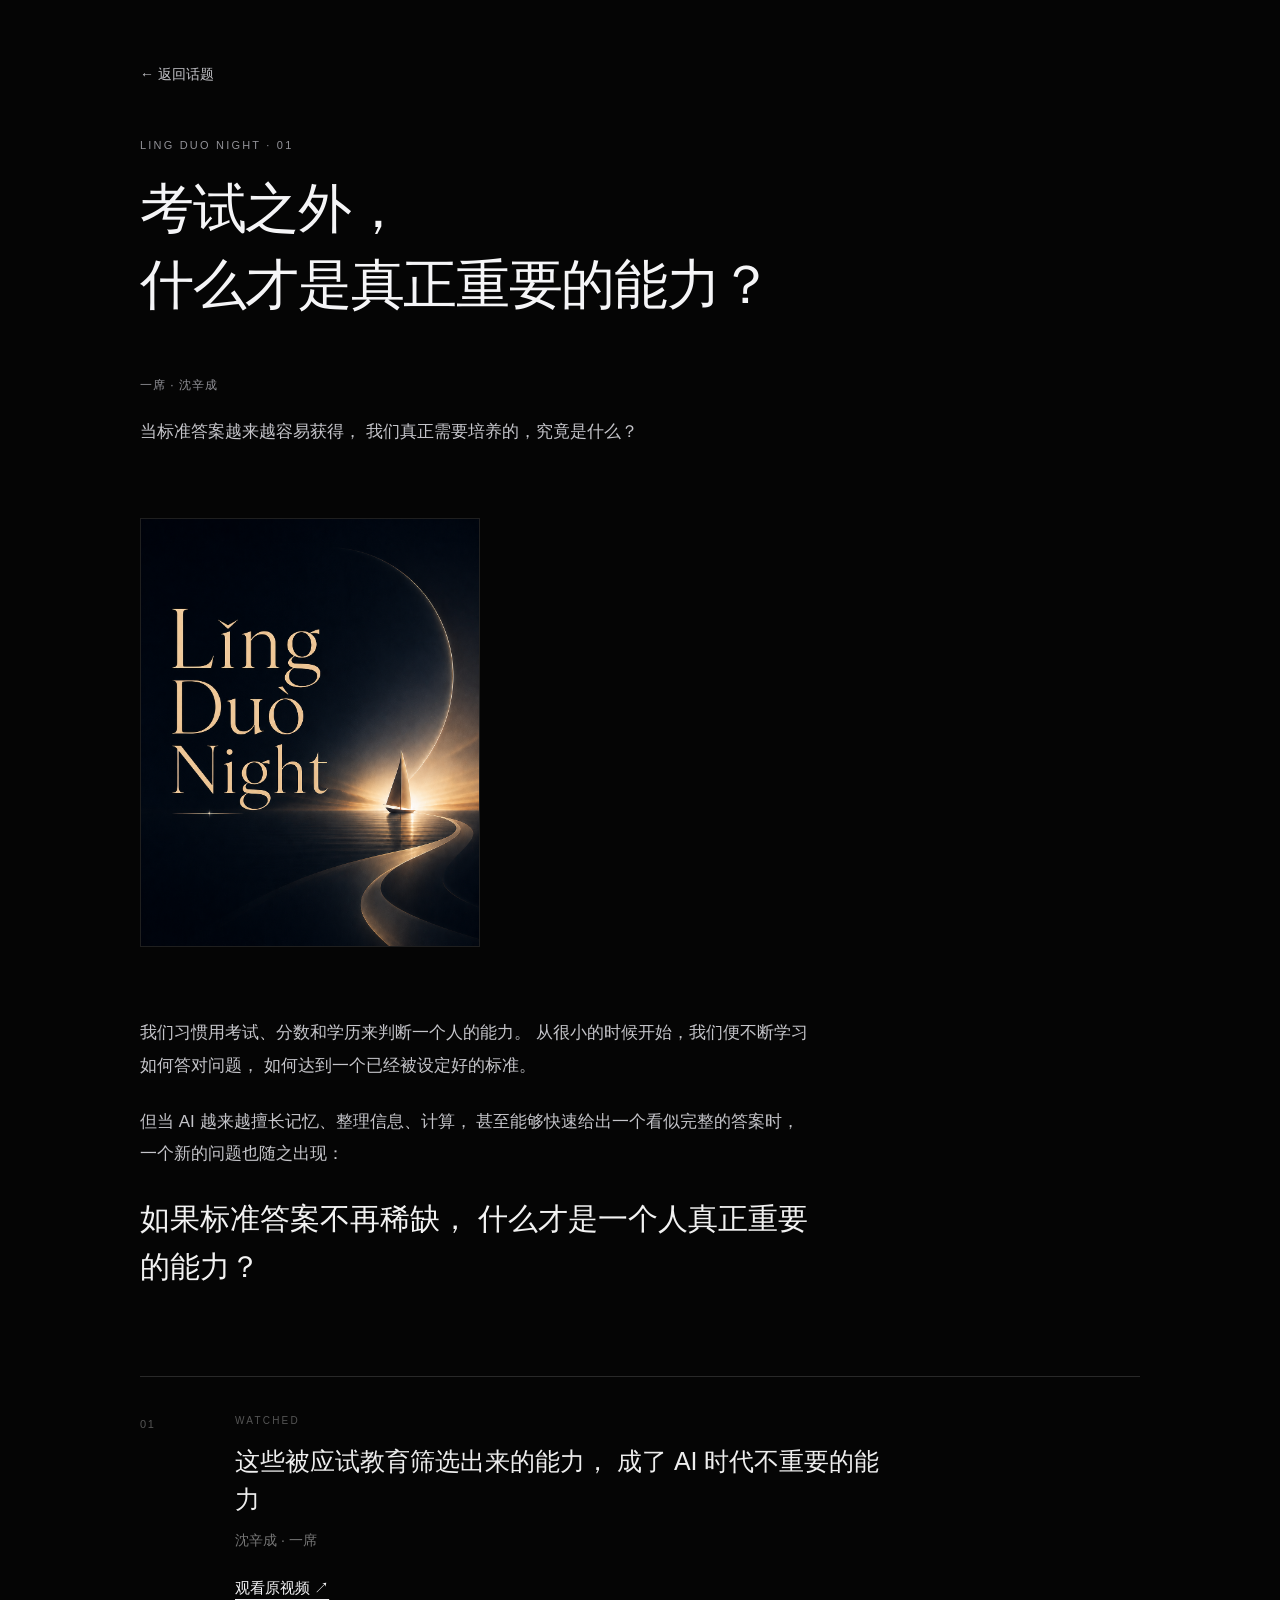
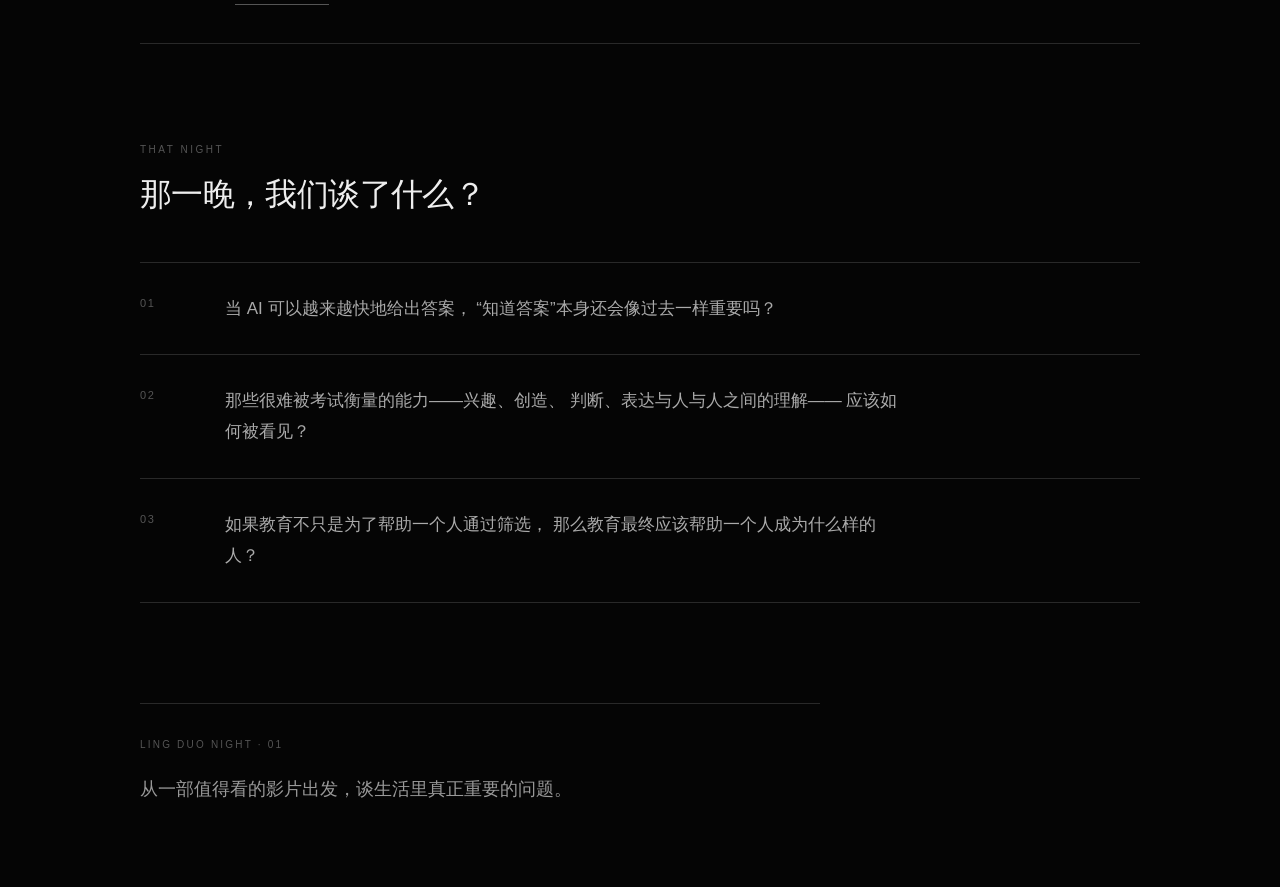
<file: topic/education-ai.html>
<!DOCTYPE html>
<html lang="zh-CN">

<head>
  <meta charset="UTF-8">

  <meta
    name="viewport"
    content="width=device-width, initial-scale=1.0"
  >

  <title>考试之外，什么才是真正重要的能力？｜Ling Duo Night</title>

  <link
    rel="stylesheet"
    href="../style.css"
  >
</head>


<body>

  <main class="page topic-detail past-topic-detail">

    <!-- 返回 -->
    <a
      href="../topics.html"
      class="back"
    >
      ← 返回话题
    </a>


    <!-- 期数 -->
    <div class="page-label">
      LING DUO NIGHT · 01
    </div>


    <!-- 主标题 -->
    <h2>
      考试之外，<br>
      什么才是真正重要的能力？
    </h2>


    <!-- 内容来源 -->
    <p class="topic-film">
      一席 · 沈辛成
    </p>


    <!-- 开场 -->
    <p class="topic-lead">
      当标准答案越来越容易获得，
      我们真正需要培养的，究竟是什么？
    </p>


    <!-- 活动图片 -->
    <div class="education-photo">

      <img
        src="../images/education-ai.PNG"
        alt="Ling Duo Night 第一期活动"
      >

    </div>



    <!-- 主体内容 -->
    <section class="past-topic-content">


      <!-- 主题介绍 -->
      <div class="topic-description">

        <p>
          我们习惯用考试、分数和学历来判断一个人的能力。
          从很小的时候开始，我们便不断学习如何答对问题，
          如何达到一个已经被设定好的标准。
        </p>

        <p>
          但当 AI 越来越擅长记忆、整理信息、计算，
          甚至能够快速给出一个看似完整的答案时，
          一个新的问题也随之出现：
        </p>

        <p class="topic-question">
          如果标准答案不再稀缺，
          什么才是一个人真正重要的能力？
        </p>

      </div>



      <!-- 当期观看内容 -->
      <div class="media-reference">

        <div class="media-number">
          01
        </div>


        <div class="media-reference-content">

          <span class="media-label">
            WATCHED
          </span>


          <h3>
            这些被应试教育筛选出来的能力，
            成了 AI 时代不重要的能力
          </h3>


          <p>
            沈辛成 · 一席
          </p>


          <a
            href="https://www.youtube.com/watch?v=uVjmBVJvP8s&t=29s"
            target="_blank"
            rel="noopener noreferrer"
            class="text-link"
          >
            观看原视频 ↗
          </a>

        </div>

      </div>



      <!-- 当晚讨论 -->
      <section class="discussion-review">

        <div class="discussion-label">
          THAT NIGHT
        </div>


        <h3>
          那一晚，我们谈了什么？
        </h3>


        <div class="discussion-list">


          <div class="discussion-item">

            <span>
              01
            </span>

            <p>
              当 AI 可以越来越快地给出答案，
              “知道答案”本身还会像过去一样重要吗？
            </p>

          </div>


          <div class="discussion-item">

            <span>
              02
            </span>

            <p>
              那些很难被考试衡量的能力——兴趣、创造、
              判断、表达与人与人之间的理解——
              应该如何被看见？
            </p>

          </div>


          <div class="discussion-item">

            <span>
              03
            </span>

            <p>
              如果教育不只是为了帮助一个人通过筛选，
              那么教育最终应该帮助一个人成为什么样的人？
            </p>

          </div>

        </div>

      </section>



      <!-- 结尾 -->
      <div class="topic-closing">

        <span>
          LING DUO NIGHT · 01
        </span>

        <p>
          从一部值得看的影片出发，谈生活里真正重要的问题。
        </p>

      </div>

    </section>

  </main>

</body>

</html>
</file>
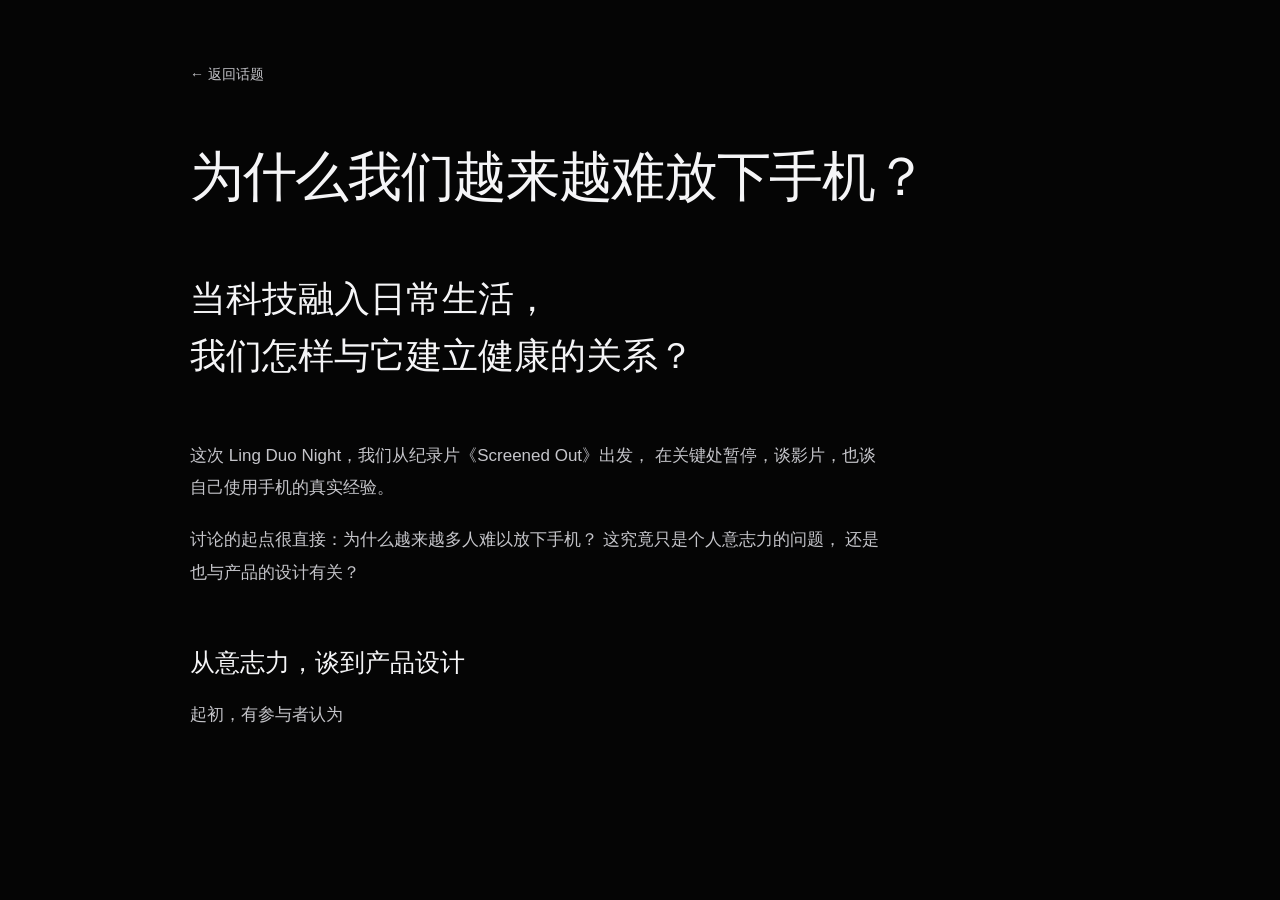
<file: topic/screened-out-review.html>
<!DOCTYPE html>
<html lang="zh-CN">

<head>
  <meta charset="UTF-8">
  <meta name="viewport" content="width=device-width, initial-scale=1.0">

  <title>为什么我们越来越难放下手机？｜Ling Duo Night</title>

  <meta
    name="description"
    content="从纪录片《Screened Out》出发，讨论平台设计、注意力，以及我们如何与科技建立健康的关系。"
  >

  <link rel="stylesheet" href="../style.css">
</head>

<body>

  <main class="page editorial">

    <a href="../topics.html" class="back">
      ← 返回话题
    </a>

    <h2>
      为什么我们越来越难放下手机？
    </h2>

    <p class="lead">
      当科技融入日常生活，<br>
      我们怎样与它建立健康的关系？
    </p>

    <section>

      <p>
        这次 Ling Duo Night，我们从纪录片《Screened Out》出发，
        在关键处暂停，谈影片，也谈自己使用手机的真实经验。
      </p>

      <p>
        讨论的起点很直接：为什么越来越多人难以放下手机？
        这究竟只是个人意志力的问题，
        还是也与产品的设计有关？
      </p>

    </section>

    <section>

      <h3>
        从意志力，谈到产品设计
      </h3>

      <p>
        起初，有参与者认为
</file>
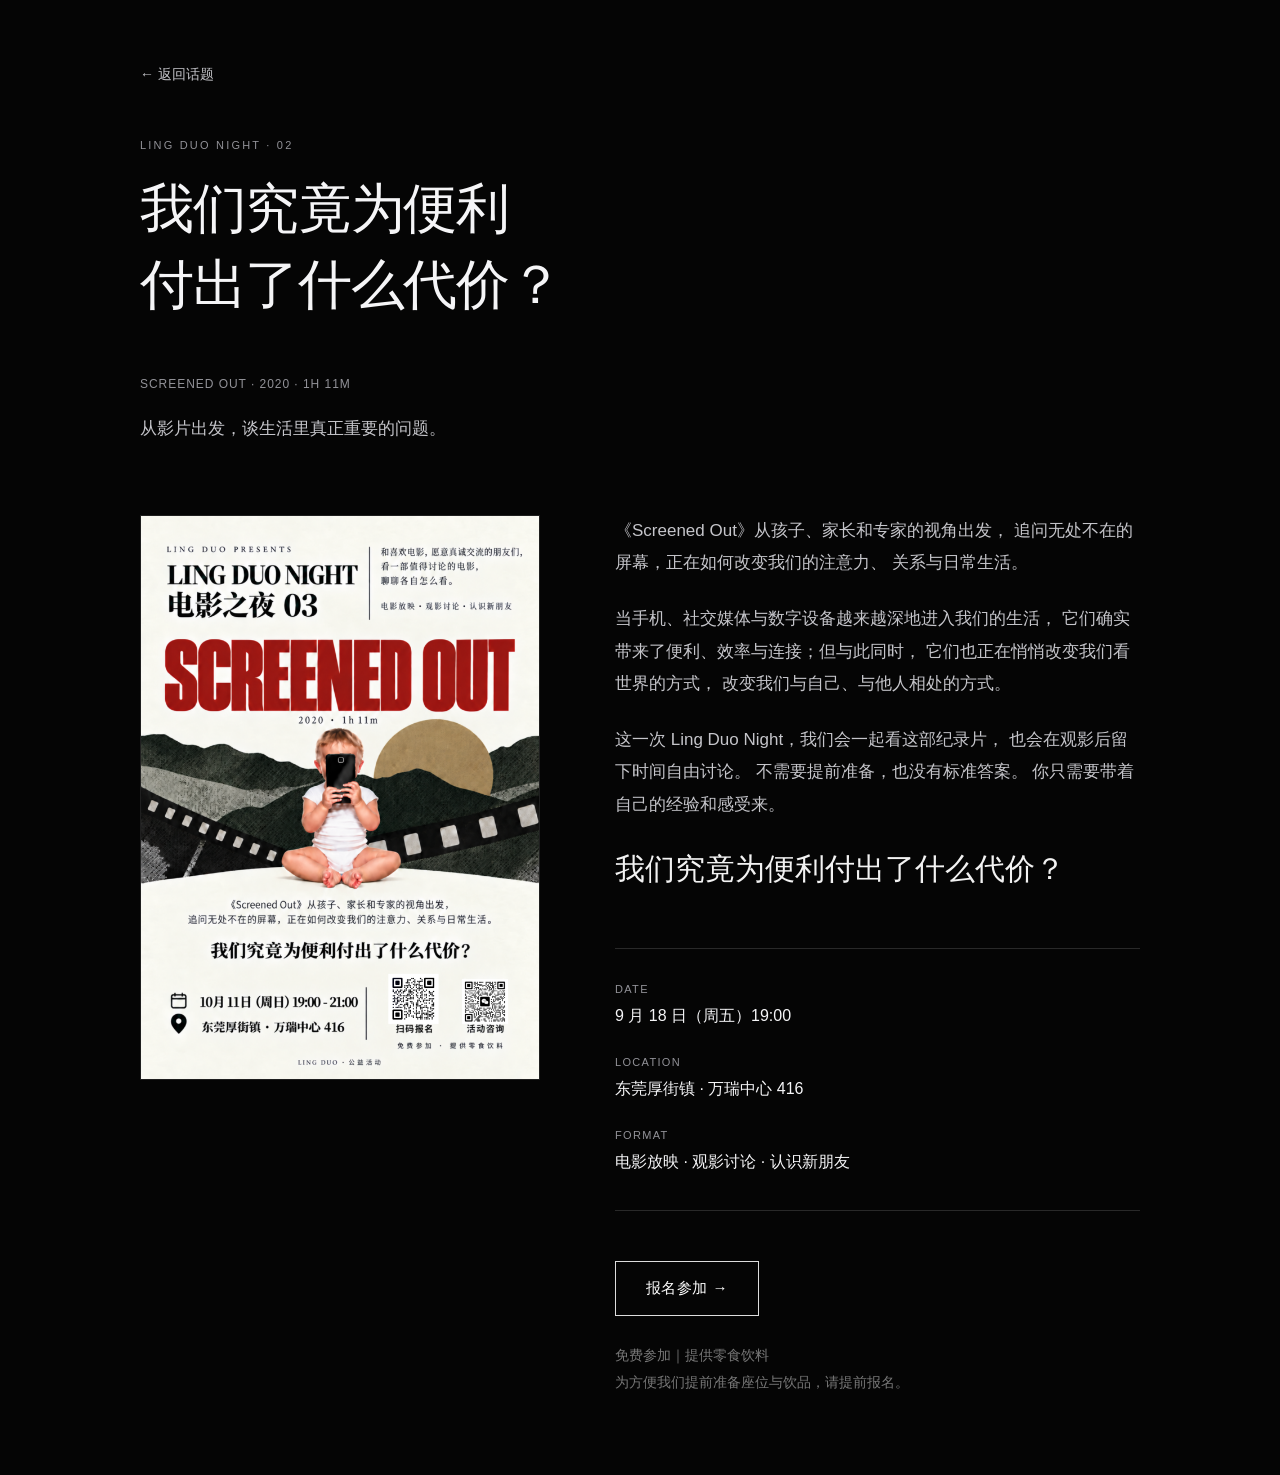
<file: topic/screened-out.html>
<!DOCTYPE html>
<html lang="zh-CN">

<head>
  <meta charset="UTF-8">
  <meta name="viewport" content="width=device-width, initial-scale=1.0">
  <title>Screened Out｜Ling Duo Night</title>
  <link rel="stylesheet" href="../style.css">
</head>

<body>

  <main class="page topic-detail">

    <a href="../topics.html" class="back">
      ← 返回话题
    </a>

    <div class="page-label">
      LING DUO NIGHT · 02
    </div>

    <h2>
      我们究竟为便利<br>
      付出了什么代价？
    </h2>

    <p class="topic-film">
      SCREENED OUT · 2020 · 1h 11m
    </p>

    <p class="topic-lead">
      从影片出发，谈生活里真正重要的问题。
    </p>


    <section class="screened-layout">

      <!-- 左边：海报 -->
      <div class="screened-poster-column">
        <div class="topic-poster small-poster">
          <img
            src="../images/screened-out-poster.png"
            alt="Ling Duo Night Screened Out 活动海报"
          >
        </div>
      </div>


      <!-- 右边：活动内容 -->
      <div class="screened-content-column">

        <div class="topic-description">

          <p>
            《Screened Out》从孩子、家长和专家的视角出发，
            追问无处不在的屏幕，正在如何改变我们的注意力、
            关系与日常生活。
          </p>

          <p>
            当手机、社交媒体与数字设备越来越深地进入我们的生活，
            它们确实带来了便利、效率与连接；但与此同时，
            它们也正在悄悄改变我们看世界的方式，
            改变我们与自己、与他人相处的方式。
          </p>

          <p>
            这一次 Ling Duo Night，我们会一起看这部纪录片，
            也会在观影后留下时间自由讨论。
            不需要提前准备，也没有标准答案。
            你只需要带着自己的经验和感受来。
          </p>

          <p class="topic-question">
            我们究竟为便利付出了什么代价？
          </p>

        </div>


        <div class="event-info refined-event-info">

          <div>
            <span>DATE</span>
            <p>9 月 18 日（周五）19:00</p>
          </div>

          <div>
            <span>LOCATION</span>
            <p>东莞厚街镇 · 万瑞中心 416</p>
          </div>

          <div>
            <span>FORMAT</span>
            <p>电影放映 · 观影讨论 · 认识新朋友</p>
          </div>

        </div>


        <div class="signup-area">

          <a
            href="https://fbk6s2yn.jsjform.com/f/bcfogI"
            class="signup-button"
            target="_blank"
            rel="noopener noreferrer"
          >
            报名参加 →
          </a>

          <p class="signup-note new-signup-note">
            免费参加｜提供零食饮料<br>
            为方便我们提前准备座位与饮品，请提前报名。
          </p>

        </div>

      </div>

    </section>

  </main>

</body>

</html>
</file>
<file: style.css>
/* =========================================
   LING DUO NIGHT
   GLOBAL STYLE
========================================= */
/* =========================================
   01. RESET
========================================= */
* {
  margin: 0;
  padding: 0;
  box-sizing: border-box;
}
html {
  scroll-behavior: smooth;
}
body {
  min-height: 100vh;
  background: #050505;
  color: #f4f4f4;
  font-family:
    -apple-system,
    BlinkMacSystemFont,
    "Helvetica Neue",
    Arial,
    "PingFang SC",
    "Hiragino Sans GB",
    "Microsoft YaHei",
    sans-serif;
  -webkit-font-smoothing: antialiased;
}
img {
  max-width: 100%;
}
a {
  color: inherit;
}
/* =========================================
   02. HOME
========================================= */
.home {
  width: 88%;
  max-width: 1200px;
  margin: 0 auto;
  padding: 90px 0 80px;
}
/* =========================================
   03. BASIC HERO
========================================= */
.hero {
  position: relative;
}
.small-title {
  color: #686868;
  font-size: 10px;
  letter-spacing: 0.34em;
}
h1 {
  max-width: 1000px;
  font-size: clamp(54px, 8vw, 108px);
  font-weight: 400;
  line-height: 0.92;
  letter-spacing: -0.055em;
}
h1 span {
  display: block;
  margin-top: 25px;
  color: #e4e4e4;
  font-size: 0.48em;
  font-weight: 300;
  letter-spacing: 0.05em;
}
.intro {
  max-width: 600px;
  margin-top: 48px;
  color: #9b9b9b;
  font-size: 18px;
  font-weight: 300;
  line-height: 1.9;
  letter-spacing: 0.03em;
}
/* =========================================
   04. HOME HERO â€” SISYPHUS
========================================= */
.home-hero {
  min-height: 67vh;
  display: grid;
  grid-template-columns:
    minmax(0, 1fr)
    minmax(250px, 330px);
  gap: clamp(60px, 8vw, 125px);
  align-items: center;
  padding: 40px 0 25px;
}
.hero-copy {
  min-width: 0;
}
.home-hero .small-title {
  position: static;
  margin-bottom: 42px;
}
.home-hero h1 {
  max-width: 800px;
  font-size: clamp(54px, 7vw, 96px);
  line-height: 0.94;
}
.home-hero h1 span {
  margin-top: 24px;
}
.home-hero .intro {
  max-width: 560px;
  margin-top: 45px;
}
/* =========================================
   05. SISYPHUS IMAGE
========================================= */
.home-art {
  width: 100%;
  max-width: 330px;
  justify-self: end;
  margin: 0;
}
.home-art img {
  display: block;
  width: 100%;
  height: auto;
  filter:
    brightness(0.72)
    contrast(1.07)
    saturate(0.82);
  opacity: 0.94;
  transition:
    filter 0.5s ease,
    opacity 0.5s ease,
    transform 0.6s ease;
}
.home-art:hover img {
  filter:
    brightness(0.82)
    contrast(1.06)
    saturate(0.9);
  opacity: 1;
  transform: scale(1.008);
}
/* =========================================
   06. HOME MENU
========================================= */
.menu {
  margin-top: 45px;
  border-top: 1px solid #292929;
}
.menu-item {
  display: grid;
  grid-template-columns: 80px 1fr 50px;
  align-items: center;
  padding: 30px 5px;
  border-bottom: 1px solid #292929;
  color: #f4f4f4;
  text-decoration: none;
  transition:
    padding 0.3s ease,
**background** 0.3s ease;
}
.menu-item:hover {
  padding-left: 18px;
  background: #0d0d0d;
}
.number {
  color: #555;
  font-size: 11px;
  letter-spacing: 0.12em;
}
.menu-title {
  font-size: clamp(24px, 4vw, 42px);
  font-weight: 300;
  letter-spacing: -0.02em;
}
.arrow {
  color: #666;
  font-size: 21px;
  text-align: right;
  transition:
    transform 0.3s ease,
    color 0.3s ease;
}
.menu-item:hover .arrow {
  transform: translate(5px, -5px);
  color: white;
}
/* =========================================
   07. INTERNAL PAGES
========================================= */
.page {
  width: 88%;
  max-width: 1000px;
  margin: 0 auto;
  padding: 60px 0 120px;
}
.back {
  display: inline-block;
  margin-bottom: 100px;
  color: #777;
  font-size: 14px;
  text-decoration: none;
  transition: color 0.3s ease;
}
.back:hover {
  color: white;
}
.page-label {
  margin-bottom: 24px;
  color: #666;
  font-size: 11px;
  letter-spacing: 0.25em;
  text-transform: uppercase;
}
.page h2 {
  max-width: 900px;
  margin-bottom: 55px;
  font-size: clamp(45px, 7vw, 80px);
  font-weight: 400;
  line-height: 1.08;
  letter-spacing: -0.04em;
}
.page-text {
  max-width: 700px;
  color: #999;
  font-size: 17px;
  font-weight: 300;
  line-height: 1.9;
}
/* =========================================
   08. TEXT LINK
========================================= */
.text-link {
  display: inline-block;
  padding-bottom: 3px;
  border-bottom: 1px solid #555;
  color: #bbbbbb;
  font-size: 14px;
  text-decoration: none;
  transition:
    color 0.25s ease,
    border-color 0.25s ease;
}
.text-link:hover {
  color: white;
  border-color: white;
}
/* =========================================
   09. TOPICS PAGE
========================================= */
.conversation-section {
  margin-top: 95px;
}
.section-heading {
  margin-bottom: 28px;
  color: #e5e5e5;
  font-size: 28px;
  font-weight: 400;
  letter-spacing: -0.02em;
}
.current-section .section-heading {
  color: #ffffff;
  font-size: 36px;
}
/* =========================================
   10. TOPIC ITEMS
========================================= */
.conversation-item {
  display: grid;
  grid-template-columns: 70px 1fr 50px;
  align-items: center;
  gap: 10px;
  padding: 36px 10px;
  border-top: 1px solid #292929;
  border-bottom: 1px solid #292929;
  color: inherit;
  text-decoration: none;
  transition:
    padding 0.3s ease,
**background** 0.3s ease;
}
.conversation-item:hover {
  padding-left: 20px;
  background: #0d0d0d;
}
.conversation-number {
  align-self: start;
  padding-top: 7px;
  color: #555;
  font-size: 11px;
  letter-spacing: 0.15em;
}
.conversation-main h4 {
  margin-bottom: 12px;
  font-size: 29px;
  font-weight: 400;
  line-height: 1.4;
  letter-spacing: -0.02em;
}
.conversation-main p {
  max-width: 720px;
  color: #777;
  font-size: 15px;
  font-weight: 300;
  line-height: 1.8;
}
.conversation-arrow {
  color: #555;
  font-size: 22px;
  text-align: right;
  transition:
    transform 0.3s ease,
    color 0.3s ease;
}
.conversation-item:hover .conversation-arrow {
  transform: translate(5px, -5px);
  color: white;
}
/* =========================================
   11. CURRENT TOPIC
========================================= */
.current-item {
  padding-top: 48px;
  padding-bottom: 48px;
}
.current-item .conversation-number {
  color: #777;
}
.current-item .conversation-main h4 {
  max-width: 850px;
  margin-bottom: 16px;
  color: #f6f6f6;
  font-size: clamp(34px, 4vw, 48px);
  line-height: 1.25;
}
.current-item .conversation-main p {
  color: #999;
  font-size: 17px;
}
/* =========================================
   12. TOPIC DETAIL
========================================= */
.topic-detail {
  max-width: 1100px;
}
.topic-film {
  margin-top: -28px;
  margin-bottom: 22px;
  color: #777;
  font-size: 12px;
  letter-spacing: 0.18em;
  text-transform: uppercase;
}
.topic-lead {
  max-width: 620px;
  margin-bottom: 70px;
  color: #999;
  font-size: 18px;
  font-weight: 300;
  line-height: 1.9;
}
/* =========================================
   13. TOPIC DESCRIPTION
========================================= */
.topic-description {
  max-width: 680px;
}
.topic-description p {
  margin-bottom: 24px;
  color: #a0a0a0;
  font-size: 17px;
  font-weight: 300;
  line-height: 1.95;
}
.topic-description strong {
  color: #e6e6e6;
  font-weight: 400;
}
.topic-question {
  margin-top: 42px;
  color: #f2f2f2 !important;
  font-size: 30px !important;
  font-weight: 400 !important;
  line-height: 1.6 !important;
}
/* =========================================
   14. SCREENED OUT
========================================= */
.screened-layout {
  display: grid;
  grid-template-columns: 400px 1fr;
  gap: 75px;
  align-items: start;
}
.screened-poster-column {
  position: sticky;
  top: 40px;
}
.screened-content-column {
  min-width: 0;
}
.topic-poster {
  width: 100%;
}
.small-poster {
  width: 100%;
}
.topic-poster img {
  display: block;
  width: 100%;
  height: auto;
  border: 1px solid #1f1f1f;
}
/* =========================================
   15. EVENT INFO
========================================= */
.event-info {
  margin-top: 55px;
  padding: 34px 0;
  border-top: 1px solid #292929;
  border-bottom: 1px solid #292929;
}
.refined-event-info {
  display: grid;
  grid-template-columns: 1fr;
  gap: 26px;
}
.event-info span,
.refined-event-info span {
  display: block;
  margin-bottom: 10px;
  color: #5f5f5f;
  font-size: 10px;
  letter-spacing: 0.22em;
  text-transform: uppercase;
}
.event-info p,
.refined-event-info p {
  color: #e0e0e0;
  font-size: 16px;
  font-weight: 300;
  line-height: 1.7;
}
/* =========================================
   16. SIGNUP
========================================= */
.signup-area {
  margin-top: 50px;
}
.signup-button {
  display: inline-block;
  padding: 17px 30px;
  border: 1px solid #dddddd;
  color: #ffffff;
  font-size: 15px;
  letter-spacing: 0.03em;
  text-decoration: none;
  transition:
**background** 0.25s ease,
    color 0.25s ease,
    border-color 0.25s ease;
}
.signup-button:hover {
  background: white;
  color: black;
  border-color: white;
}
.signup-note,
.new-signup-note {
  margin-top: 26px;
  color: #777;
  font-size: 14px;
  font-weight: 300;
  line-height: 1.9;
}
/* =========================================
   17. EDUCATION AI
========================================= */
.past-topic-detail {
  max-width: 900px;
}
.past-topic-detail h2 {
  max-width: 820px;
  font-size: clamp(36px, 4.5vw, 56px);
  line-height: 1.18;
  letter-spacing: -0.035em;
}
.education-photo {
  width: 100%;
  max-width: 340px;
  margin: 10px 0 70px;
}
.education-photo img {
  display: block;
  width: 100%;
  height: auto;
  border: 1px solid #1f1f1f;
}
.past-topic-content {
  margin-top: 65px;
}
/* =========================================
   18. MEDIA REFERENCE
========================================= */
.media-reference {
  display: grid;
  grid-template-columns: 65px 1fr;
  gap: 30px;
  margin-top: 85px;
  padding: 38px 0;
  border-top: 1px solid #292929;
  border-bottom: 1px solid #292929;
}
.media-number {
  padding-top: 3px;
  color: #555;
  font-size: 11px;
  letter-spacing: 0.15em;
}
.media-label {
  display: block;
  margin-bottom: 16px;
  color: #555;
  font-size: 10px;
  letter-spacing: 0.22em;
}
.media-reference-content h3 {
  max-width: 650px;
  margin-bottom: 13px;
  color: #eeeeee;
  font-size: 25px;
  font-weight: 400;
  line-height: 1.55;
}
.media-reference-content p {
  margin-bottom: 25px;
  color: #777;
  font-size: 14px;
}
/* =========================================
   19. DISCUSSION REVIEW
========================================= */
.discussion-review {
  margin-top: 100px;
}
.discussion-label {
  margin-bottom: 18px;
  color: #555;
  font-size: 10px;
  letter-spacing: 0.25em;
}
.discussion-review h3 {
  margin-bottom: 45px;
  color: #eeeeee;
  font-size: 32px;
  font-weight: 400;
  letter-spacing: -0.02em;
}
.discussion-list {
  border-top: 1px solid #292929;
}
.discussion-item {
  display: grid;
  grid-template-columns: 60px 1fr;
  gap: 25px;
  padding: 30px 0;
  border-bottom: 1px solid #292929;
}
.discussion-item span {
  padding-top: 4px;
  color: #555;
  font-size: 11px;
  letter-spacing: 0.15em;
}
.discussion-item p {
  max-width: 680px;
  color: #aaaaaa;
  font-size: 17px;
  font-weight: 300;
  line-height: 1.85;
}
/* =========================================
   20. TOPIC CLOSING
========================================= */
.topic-closing {
  max-width: 680px;
  margin-top: 100px;
  padding-top: 35px;
  border-top: 1px solid #292929;
}
.topic-closing span {
  display: block;
  margin-bottom: 22px;
  color: #555;
  font-size: 10px;
  letter-spacing: 0.22em;
}
.topic-closing p {
  color: #999;
  font-size: 18px;
  font-weight: 300;
  line-height: 1.95;
}
/* =========================================
   21. GENERAL BUTTON
========================================= */
.button {
  display: inline-block;
  margin-top: 50px;
  padding: 16px 28px;
  border: 1px solid #444;
  color: white;
  text-decoration: none;
  transition:
**background** 0.3s ease,
    color 0.3s ease,
    border-color 0.3s ease;
}
.button:hover {
  background: white;
  color: black;
  border-color: white;
}
/* =========================================
   22. GALLERY
========================================= */
.gallery-page {
  max-width: 1100px;
}
/* =========================================
   23. GALLERY QUOTE
========================================= */
.gallery-quote-simple {
  margin: 65px 0 75px;
  padding-top: 28px;
  border-top: 1px solid #292929;
}
.gallery-quote-simple p {
  margin: 0;
  color: #d0d0d0;
  font-family: inherit;
  font-size: clamp(15px, 1.55vw, 18px);
  font-weight: 300;
  line-height: 1.8;
  letter-spacing: 0.01em;
  white-space: nowrap;
}
.gallery-quote-simple span {
  display: block;
  margin-top: 16px;
  color: #666;
  font-family: inherit;
  font-size: 10px;
  font-weight: 400;
  letter-spacing: 0.12em;
  text-transform: uppercase;
}
/* =========================================
   24. GALLERY HERO
========================================= */
.gallery-hero {
  width: 100%;
  margin-top: 0;
  overflow: hidden;
  background: #0d0d0d;
}
.gallery-hero img {
  display: block;
  width: 100%;
  aspect-ratio: 16 / 9;
  object-fit: cover;
  object-position: center;
  transition:
    transform 0.7s ease,
    opacity 0.4s ease;
}
.gallery-hero:hover img {
  transform: scale(1.01);
  opacity: 0.94;
}
/* =========================================
   25. GALLERY TWO PHOTOS
========================================= */
.gallery-two-column {
  display: grid;
  grid-template-columns: 1fr 1fr;
  gap: 18px;
  margin-top: 18px;
}
.gallery-landscape {
  overflow: hidden;
  background: #0d0d0d;
}
.gallery-landscape img {
  display: block;
  width: 100%;
  aspect-ratio: 4 / 3;
  object-fit: cover;
  transition:
    transform 0.7s ease,
    opacity 0.4s ease;
}
.gallery-landscape:hover img {
  transform: scale(1.012);
  opacity: 0.94;
}
/* =========================================
   26. CONTACT PAGE
========================================= */
.contact-page {
  max-width: 1100px;
}
/* MAIN LAYOUT */
.contact-layout {
  display: grid;
  grid-template-columns:
    minmax(0, 1.15fr)
    minmax(320px, 0.85fr);
  gap: 100px;
  margin-top: 35px;
  padding-top: 55px;
  border-top: 1px solid #292929;
}
/* CONTACT LEFT */
.contact-intro {
  max-width: 600px;
}
.contact-lead {
  color: #d8d8d8;
  font-size: clamp(22px, 2.4vw, 31px);
  font-weight: 300;
  line-height: 1.7;
  letter-spacing: -0.02em;
}
.contact-small {
  margin-top: 45px;
  color: #666;
  font-size: 14px;
  font-weight: 300;
  letter-spacing: 0.02em;
}
/* CONTACT RIGHT */
.contact-channels {
  padding-top: 4px;
}
.contact-channel {
  margin-bottom: 30px;
  padding: 0 0 30px;
  border-bottom: 1px solid #242424;
}
.contact-label {
  display: block;
  margin-bottom: 12px;
  color: #555;
  font-size: 9px;
  letter-spacing: 0.24em;
  text-transform: uppercase;
}
.contact-channel p {
  color: #ededed;
  font-size: 19px;
  font-weight: 300;
  line-height: 1.5;
}
/* CONTACT CLOSING */
.contact-closing {
  max-width: 650px;
  margin-top: 130px;
  padding-top: 30px;
  border-top: 1px solid #292929;
}
.contact-closing span {
  display: block;
  margin-bottom: 18px;
  color: #555;
  font-size: 9px;
  letter-spacing: 0.24em;
}
.contact-closing p {
  color: #999;
  font-size: 18px;
  font-weight: 300;
  line-height: 1.7;
}
/* =========================================
   27. FOOTER
========================================= */
footer {
  width: 88%;
  max-width: 1200px;
  margin: 0 auto;
  padding: 35px 0;
  border-top: 1px solid #222;
  display: flex;
  justify-content: space-between;
  color: #555;
  font-size: 10px;
  letter-spacing: 0.08em;
}
/* =========================================
   28. TABLET
========================================= */
@media (max-width: 950px) {
  .home {
    width: 90%;
  }
  /* HOME */
  .home-hero {
    grid-template-columns:
      minmax(0, 1fr)
      270px;
    gap: 55px;
  }
  .home-art {
    max-width: 270px;
  }
  .home-hero h1 {
    font-size: clamp(52px, 7vw, 78px);
  }
  /* SCREENED OUT */
  .screened-layout {
    grid-template-columns: 1fr;
    gap: 45px;
  }
  .screened-poster-column {
    position: static;
  }
  .small-poster {
    max-width: 420px;
  }
  .topic-lead {
    margin-bottom: 45px;
  }
  /* CONTACT */
  .contact-layout {
    grid-template-columns:
      minmax(0, 1fr)
      minmax(280px, 0.8fr);
    gap: 60px;
  }
}
/* =========================================
   29. MOBILE
========================================= */
@media (max-width: 700px) {
  /* =========================================
     HOME
  ========================================= */
  .home {
    width: 88%;
    padding-top: 55px;
  }
  .home-hero {
    min-height: auto;
    grid-template-columns: 1fr;
    gap: 50px;
    padding-top: 20px;
    padding-bottom: 35px;
  }
  .home-hero .small-title {
    margin-bottom: 36px;
  }
  .home-hero h1 {
    font-size: clamp(50px, 15vw, 70px);
    line-height: 0.96;
  }
  .home-hero .intro {
    max-width: 90%;
    margin-top: 36px;
    font-size: 16px;
  }
  .home-art {
    width: 62%;
    max-width: 270px;
    justify-self: end;
  }
  /* =========================================
     HOME MENU
  ========================================= */
  .menu {
    margin-top: 15px;
  }
  .menu-item {
    grid-template-columns: 50px 1fr 30px;
    padding: 25px 0;
  }
  .menu-item:hover {
    padding-left: 8px;
  }
  .menu-title {
    font-size: 26px;
  }
  /* =========================================
     INTERNAL PAGES
  ========================================= */
  .page {
    width: 88%;
    padding-top: 35px;
    padding-bottom: 90px;
  }
  .back {
    margin-bottom: 70px;
  }
  .page h2 {
    margin-bottom: 40px;
    font-size: clamp(42px, 12vw, 64px);
  }
  .page-text {
    font-size: 16px;
  }
  /* =========================================
     TOPICS
  ========================================= */
  .conversation-section {
    margin-top: 70px;
  }
  .section-heading {
    margin-bottom: 22px;
    font-size: 24px;
  }
  .current-section .section-heading {
    font-size: 30px;
  }
  .conversation-item {
    grid-template-columns: 38px 1fr 24px;
    gap: 8px;
    padding: 28px 0;
  }
  .conversation-item:hover {
    padding-left: 5px;
  }
  .conversation-number {
    padding-top: 5px;
  }
  .conversation-main h4 {
    font-size: 23px;
    line-height: 1.4;
  }
  .conversation-main p {
    font-size: 14px;
  }
  .current-item {
    padding-top: 38px;
    padding-bottom: 38px;
  }
  .current-item .conversation-main h4 {
    font-size: 30px;
    line-height: 1.3;
  }
  .current-item .conversation-main p {
    font-size: 15px;
  }
  /* =========================================
     TOPIC DETAIL
  ========================================= */
  .topic-film {
    margin-top: -14px;
    margin-bottom: 18px;
    font-size: 11px;
  }
  .topic-lead {
    margin-bottom: 38px;
    font-size: 16px;
    line-height: 1.8;
  }
  .screened-layout {
    gap: 35px;
  }
  .small-poster {
    max-width: 100%;
  }
  .topic-description p {
    font-size: 16px;
    line-height: 1.9;
  }
  .topic-question {
    margin-top: 30px;
    font-size: 24px !important;
    line-height: 1.55 !important;
  }
  /* =========================================
     EVENT INFO
  ========================================= */
  .refined-event-info {
    margin-top: 42px;
    gap: 22px;
    padding: 28px 0;
  }
  .refined-event-info p {
    font-size: 15px;
  }
  /* =========================================
     SIGNUP
  ========================================= */
  .signup-area {
    margin-top: 40px;
  }
  .signup-note,
  .new-signup-note {
    margin-top: 20px;
    font-size: 13px;
    line-height: 1.8;
  }
  /* =========================================
     EDUCATION AI
  ========================================= */
  .past-topic-detail h2 {
    max-width: 100%;
    font-size: 38px;
    line-height: 1.2;
  }
  .education-photo {
    max-width: 280px;
    margin: 5px 0 50px;
  }
  .past-topic-content {
    margin-top: 45px;
  }
  .media-reference {
    grid-template-columns: 35px 1fr;
    gap: 15px;
    margin-top: 65px;
    padding: 30px 0;
  }
  .media-reference-content h3 {
    font-size: 21px;
  }
  .discussion-review {
    margin-top: 75px;
  }
  .discussion-review h3 {
    margin-bottom: 35px;
    font-size: 27px;
  }
  .discussion-item {
    grid-template-columns: 35px 1fr;
    gap: 15px;
    padding: 25px 0;
  }
  .discussion-item p {
    font-size: 16px;
  }
  .topic-closing {
    margin-top: 75px;
  }
  .topic-closing p {
    font-size: 16px;
  }
  /* =========================================
     GALLERY QUOTE
  ========================================= */
  .gallery-quote-simple {
    margin: 45px 0 55px;
    padding-top: 22px;
  }
  .gallery-quote-simple p {
    font-size: clamp(10px, 2.75vw, 13px);
    line-height: 1.7;
    white-space: nowrap;
  }
  .gallery-quote-simple span {
    margin-top: 12px;
    font-size: 9px;
  }
  /* =========================================
     GALLERY PHOTOS
  ========================================= */
  .gallery-hero img {
    height: auto;
    aspect-ratio: auto;
    object-fit: contain;
  }
  .gallery-two-column {
    grid-template-columns: 1fr;
    gap: 12px;
    margin-top: 12px;
  }
  .gallery-landscape img {
    height: auto;
    aspect-ratio: auto;
    object-fit: contain;
  }
  /* =========================================
     CONTACT
  ========================================= */
  .contact-layout {
    grid-template-columns: 1fr;
    gap: 65px;
    margin-top: 20px;
    padding-top: 40px;
  }
  .contact-lead {
    font-size: 22px;
    line-height: 1.65;
  }
  .contact-small {
    margin-top: 30px;
  }
  .contact-channel {
    margin-bottom: 24px;
    padding-bottom: 24px;
  }
  .contact-channel p {
    font-size: 18px;
  }
  .contact-closing {
    margin-top: 90px;
  }
  .contact-closing p {
    font-size: 16px;
  }
  /* =========================================
     FOOTER
  ========================================= */
  footer {
    flex-direction: column;
    gap: 10px;
  }
}/* =========================================
   CONTACT â€” CLICKABLE LINKS
========================================= */
.contact-channels-simple {
  max-width: 620px;
  margin-top: 55px;
  padding-top: 10px;
  border-top: 1px solid #292929;
}
.contact-channels-simple .contact-channel {
  margin: 0;
  padding: 30px 0;
  border-bottom: 1px solid #292929;
}
.contact-link {
  display: inline-block;
  margin-top: 10px;
  padding: 0;
  border: none;
  background: none;
  color: #ededed;
  font-family: inherit;
  font-size: 20px;
  font-weight: 300;
  line-height: 1.5;
  cursor: pointer;
  text-align: left;
  transition:
    color 0.25s ease,
    transform 0.25s ease;
}
.contact-link:hover {
  color: #ffffff;
  transform: translateX(5px);
}
/* =========================================
   QR MODAL
========================================= */
body.modal-open {
  overflow: hidden;
}
.qr-modal {
  position: fixed;
  inset: 0;
  z-index: 999;
  display: flex;
  align-items: center;
  justify-content: center;
  padding: 30px;
  background: rgba(0, 0, 0, 0.86);
  backdrop-filter: blur(8px);
  -webkit-backdrop-filter: blur(8px);
  opacity: 0;
  visibility: hidden;
  transition:
    opacity 0.3s ease,
    visibility 0.3s ease;
}
.qr-modal.active {
  opacity: 1;
  visibility: visible;
}
/* QR BOX */
.qr-box {
  position: relative;
  width: 100%;
  max-width: 390px;
  padding: 42px;
  background: #0b0b0b;
  border: 1px solid #292929;
  text-align: center;
  transform: translateY(12px);
  transition: transform 0.35s ease;
}
.qr-modal.active .qr-box {
  transform: translateY(0);
}
.qr-label {
  display: block;
  margin-bottom: 13px;
  color: #555;
  font-size: 9px;
  letter-spacing: 0.23em;
}
.qr-box h3 {
  margin-bottom: 30px;
  color: #eeeeee;
  font-size: 23px;
  font-weight: 300;
  letter-spacing: -0.02em;
}
.qr-box img {
  display: block;
  width: 100%;
  max-width: 260px;
  margin: 0 auto;
  background: white;
}
.qr-box p {
  margin-top: 24px;
  color: #777;
  font-size: 13px;
  font-weight: 300;
}
/* CLOSE BUTTON */
.qr-close {
  position: absolute;
  top: 15px;
  right: 18px;
  padding: 0;
  border: none;
  background: none;
  color: #666;
  font-family: inherit;
  font-size: 27px;
  font-weight: 200;
  cursor: pointer;
  transition: color 0.25s ease;
}
.qr-close:hover {
  color: #ffffff;
}
/* =========================================
   MOBILE
========================================= */
@media (max-width: 700px) {
  .contact-channels-simple {
    margin-top: 35px;
  }
  .contact-channels-simple .contact-channel {
    padding: 24px 0;
  }
  .contact-link {
    font-size: 18px;
  }
  .qr-box {
    max-width: 330px;
    padding: 38px 28px 32px;
  }
  .qr-box img {
    max-width: 230px;
  }
}
/* Shared typography and layout â€” applies to existing pages too. */
:root { --text:#f5f5f7; --body:#c5c5ca; --muted:#929298; --line:#29292d; }
body { background:#050505; color:var(--text); font-family:-apple-system,BlinkMacSystemFont,"Segoe UI","PingFang SC","Hiragino Sans GB","Microsoft YaHei",sans-serif; font-weight:400; }
a,button { -webkit-tap-highlight-color:transparent; }
a:focus-visible,button:focus-visible { outline:2px solid #f5f5f7; outline-offset:6px; }
.home { width:88%; max-width:1200px; margin:auto; padding:80px 0 70px; }
.home-hero { min-height:65vh; display:grid; grid-template-columns:minmax(0,1fr) minmax(250px,360px); gap:70px; align-items:center; }
.small-title,.page-label { color:var(--muted); font-size:11px; letter-spacing:.2em; }
.home-hero h1 { font-size:clamp(48px,6.7vw,88px); font-weight:500; line-height:1.08; letter-spacing:-.045em; }
.home-hero h1 span { display:block; margin-top:22px; font-size:.43em; font-weight:500; letter-spacing:.02em; }
.home-hero .intro { color:var(--body); font-size:17px; font-weight:400; line-height:1.85; margin-top:34px; max-width:520px; }
.home-art { width:100%; max-width:360px; margin:0; justify-self:end; }
.home-art img { width:100%; height:auto; display:block; filter:brightness(.86) saturate(.85); opacity:1; }
.menu { margin-top:55px; border-top:1px solid var(--line); }
.menu-item { display:grid; grid-template-columns:60px 1fr 30px; align-items:center; gap:14px; padding:27px 0; border-bottom:1px solid var(--line); text-decoration:none; }
.menu-item:hover { padding-left:8px; background:transparent; }
.menu-title { color:var(--text); font-size:clamp(23px,3vw,34px); font-weight:500; line-height:1.4; }
.menu-copy { display:grid; gap:9px; }
.menu-meta { color:var(--body); font-size:14px; line-height:1.7; }
.number,.conversation-number { color:var(--muted); }
.arrow { color:var(--muted); }
.page { width:88%; max-width:1000px; margin:auto; padding:65px 0 80px; }
.back { display:inline-block; margin-bottom:55px; color:var(--body); font-size:14px; text-decoration:none; }
.page-label { margin-bottom:20px; }
.page h2 { color:var(--text); font-size:clamp(32px,4.8vw,54px); font-weight:500; letter-spacing:-.025em; line-height:1.4; }
.page-text,.topic-lead { color:var(--body); font-size:17px; font-weight:400; line-height:1.85; margin-top:22px; }
.topic-film { color:var(--muted); font-size:12px; letter-spacing:.08em; margin-top:22px; }
.event-page { max-width:1100px; }
.event-page .screened-layout { display:grid; grid-template-columns:minmax(260px,360px) minmax(0,1fr); gap:clamp(35px,6vw,75px); align-items:start; margin-top:55px; }
.event-page .screened-poster-column { position:sticky; top:32px; align-self:start; }
.event-page .topic-poster { margin:0; }
.event-page .topic-poster img { display:block; width:100%; height:auto; border:0; }
.topic-description p { color:var(--body); font-size:17px; font-weight:400; line-height:1.9; margin:0 0 24px; }
.event-page .event-info { display:grid; grid-template-columns:1fr; gap:24px; margin-top:40px; padding:0; border:0; }
.event-info span { display:block; color:var(--muted); font-size:11px; letter-spacing:.12em; margin-bottom:7px; }
.event-info p { color:var(--text); font-size:16px; font-weight:400; line-height:1.75; margin:0; }
.contact-signup { margin-top:55px; padding:0; border:0; }
.contact-signup h3,.editorial h3 { color:var(--text); font-size:25px; font-weight:500; line-height:1.5; margin-bottom:18px; }
.contact-signup p { color:var(--body); font-size:15px; line-height:1.85; margin-bottom:20px; }
.contact-signup img { width:180px; height:auto; display:block; background:#fff; margin-bottom:20px; }
.wechat-actions { display:flex; flex-wrap:wrap; align-items:center; gap:14px; margin-top:15px; }
.wechat-id { color:var(--text); font-size:15px; user-select:all; }
.copy-button { font:inherit; font-size:14px; padding:11px 17px; border:1px solid #555; border-radius:6px; background:transparent; color:var(--text); cursor:pointer; }
.copy-button:hover { background:#202023; }
.copy-status { min-height:25px; margin-top:10px; font-size:13px!important; }
.editorial { max-width:900px; }
.editorial .lead { max-width:750px; margin:40px 0 0; font-size:clamp(25px,3.3vw,36px); color:var(--text); font-weight:500; line-height:1.6; }
.editorial section { max-width:700px; margin-top:55px; }
.editorial section p,.editorial li { color:var(--body); font-size:17px; font-weight:400; line-height:1.9; margin-bottom:20px; }
.editorial strong { color:var(--text); font-weight:500; }
.editorial ul { padding-left:22px; }
.text-link { color:var(--text); display:inline-block; font-size:15px; line-height:1.7; text-decoration:underline; text-underline-offset:6px; }
.editorial .closing { margin-top:60px; }
.founder-name { color:var(--text)!important; font-size:20px!important; font-weight:500!important; margin-bottom:8px!important; }
.conversation-section { margin-top:55px; }
.section-heading { color:var(--muted); font-size:14px; font-weight:500; margin-bottom:20px; }
.conversation-item { display:grid; grid-template-columns:40px minmax(0,1fr) 25px; gap:20px; padding:27px 0; text-decoration:none; border-top:1px solid var(--line); }
.conversation-main h4 { font-size:clamp(21px,2.8vw,28px); font-weight:500; line-height:1.5; color:var(--text); }
.conversation-main p { font-size:15px; color:var(--body); font-weight:400; line-height:1.8; margin-top:10px; }
footer { width:88%; max-width:1200px; margin:auto; padding:30px 0 40px; display:flex; justify-content:space-between; gap:20px; color:var(--muted); font-size:12px; }
@media(max-width:700px) {
 .home { padding-top:45px; } .home-hero { grid-template-columns:1fr; gap:40px; min-height:auto; }
 .home-hero h1 { font-size:clamp(42px,10.5vw,68px); } .home-art { width:65%; max-width:300px; }
 .home-hero .intro { font-size:16px; margin-top:25px; } .menu { margin-top:45px; }
 .menu-item { grid-template-columns:28px 1fr 22px; gap:12px; padding:23px 0; } .menu-meta { font-size:13px; }
 .page { padding-top:35px; } .back { margin-bottom:40px; }
 .event-page .screened-layout { grid-template-columns:1fr; gap:35px; margin-top:35px; }
 .event-page .screened-poster-column { position:static; max-width:400px; }
 .editorial section { margin-top:42px; } .conversation-item { grid-template-columns:25px minmax(0,1fr) 18px; gap:12px; }
 footer { flex-wrap:wrap; }
}
@media(prefers-reduced-motion:reduce) { html { scroll-behavior:auto; } *,*::before,*::after { animation:none!important; transition:none!important; } }

/* Homepage repair: keep the original composition and a complete first screen. */
html, body { background-color: #050505; color: #f4f4f4; }
.home { width:88%; max-width:1200px; margin:0 auto; padding:0 0 70px; }
.home .home-hero { box-sizing:border-box; min-height:100vh; min-height:100svh; padding:60px 0; display:grid; grid-template-columns:minmax(0,1fr) minmax(250px,350px); gap:clamp(40px,6vw,90px); align-items:center; }
.home .small-title { margin:0 0 30px; color:#96969c; font-size:10px; font-weight:400; letter-spacing:.22em; }
.home .home-hero h1 { margin:0; font-family:-apple-system,BlinkMacSystemFont,"Helvetica Neue",Arial,sans-serif; font-size:clamp(44px,5.8vw,76px); font-weight:400; line-height:1.12; letter-spacing:-.025em; }
.home .home-hero h1 span { margin-top:24px; font-family:"PingFang SC","Hiragino Sans GB","Microsoft YaHei",sans-serif; font-size:clamp(25px,2.7vw,34px); font-weight:400; line-height:1.5; letter-spacing:.04em; }
.home .home-hero .intro { margin-top:32px; color:#b8b8be; font-size:16px; font-weight:400; line-height:1.95; }
.home .home-art { width:100%; max-width:350px; margin:0; justify-self:end; }
.home .home-art img { display:block; width:100%; height:auto; max-height:calc(100svh - 120px); object-fit:contain; }
.home .menu { margin-top:0; }
.home .menu-title { font-weight:400; font-size:clamp(23px,2.5vw,30px); }
@media(max-width:700px) {
.home .home-hero { min-height:auto; grid-template-columns:1fr; gap:40px; padding:60px 0 50px; }
.home .home-hero h1 { font-size:clamp(38px,10vw,62px); }
.home .home-art { width:66%; max-width:280px; }
.home .home-art img { max-height:none; }
}
</file>
